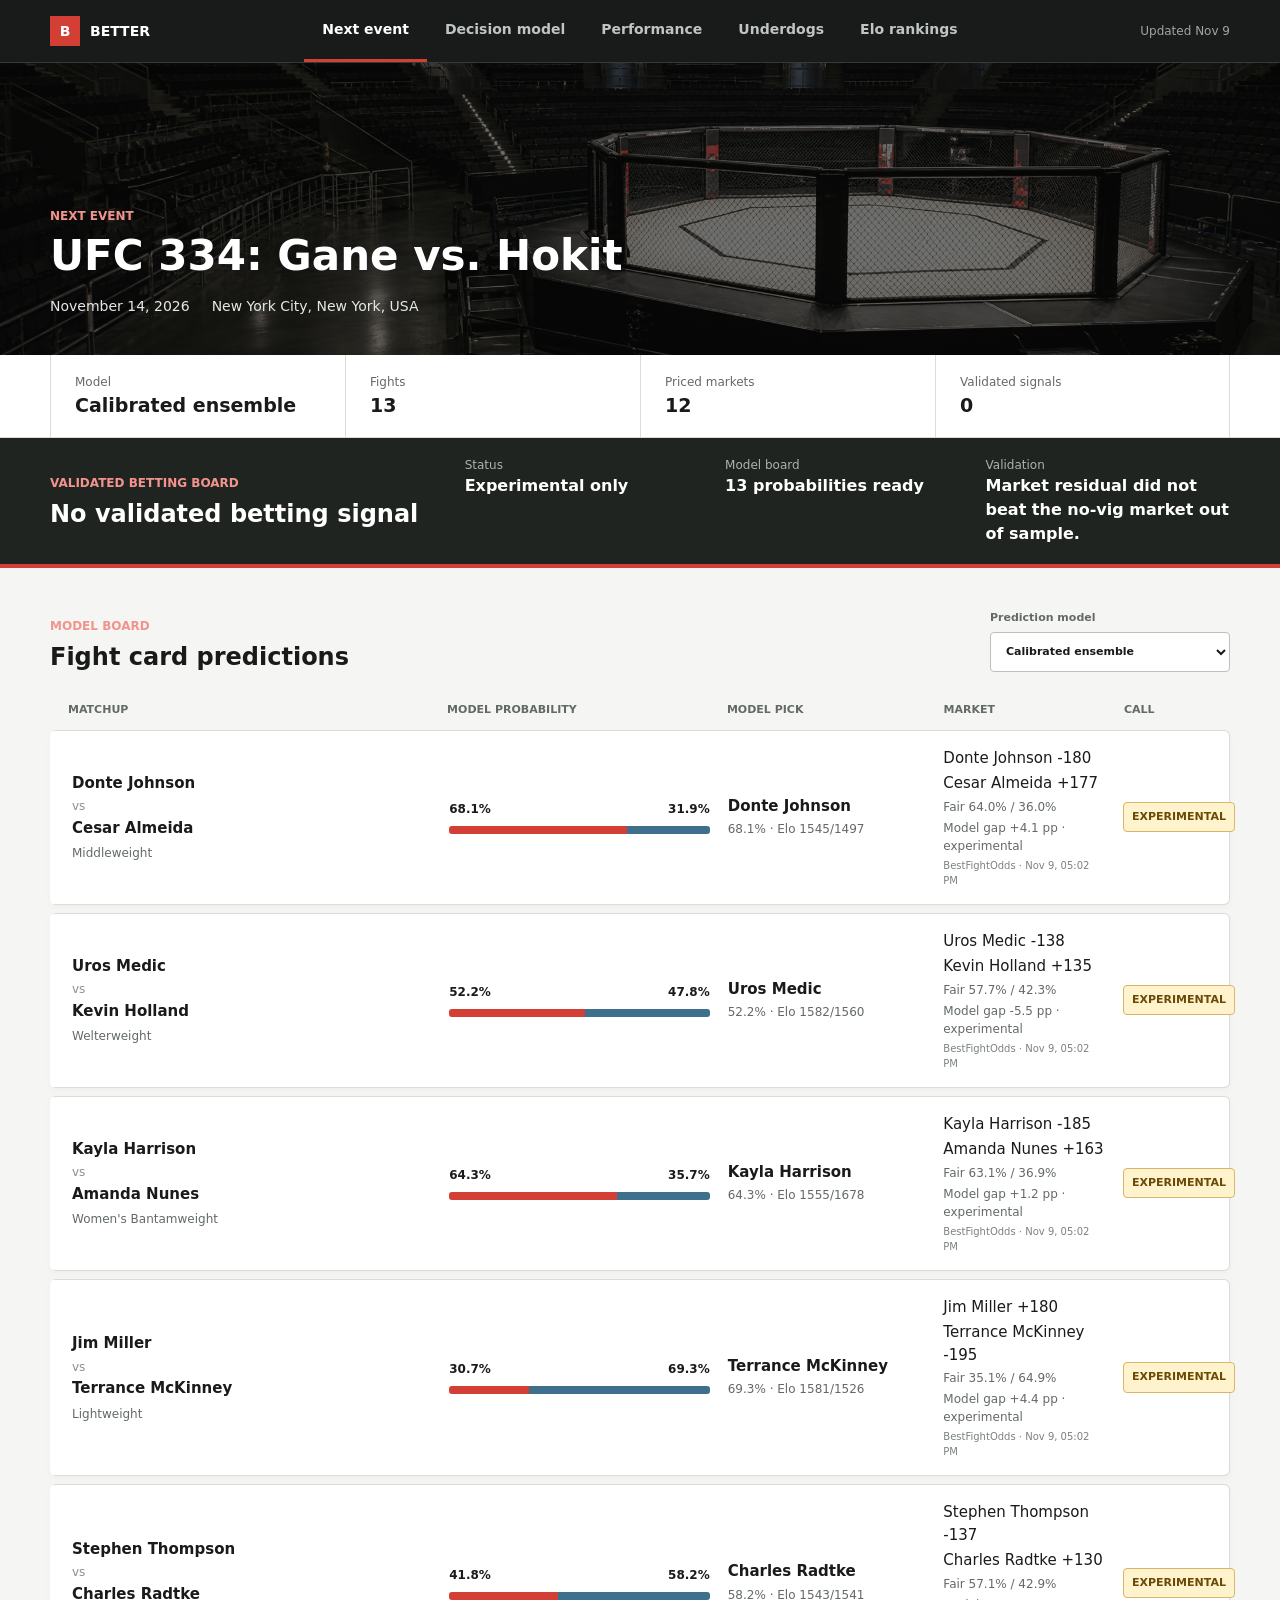
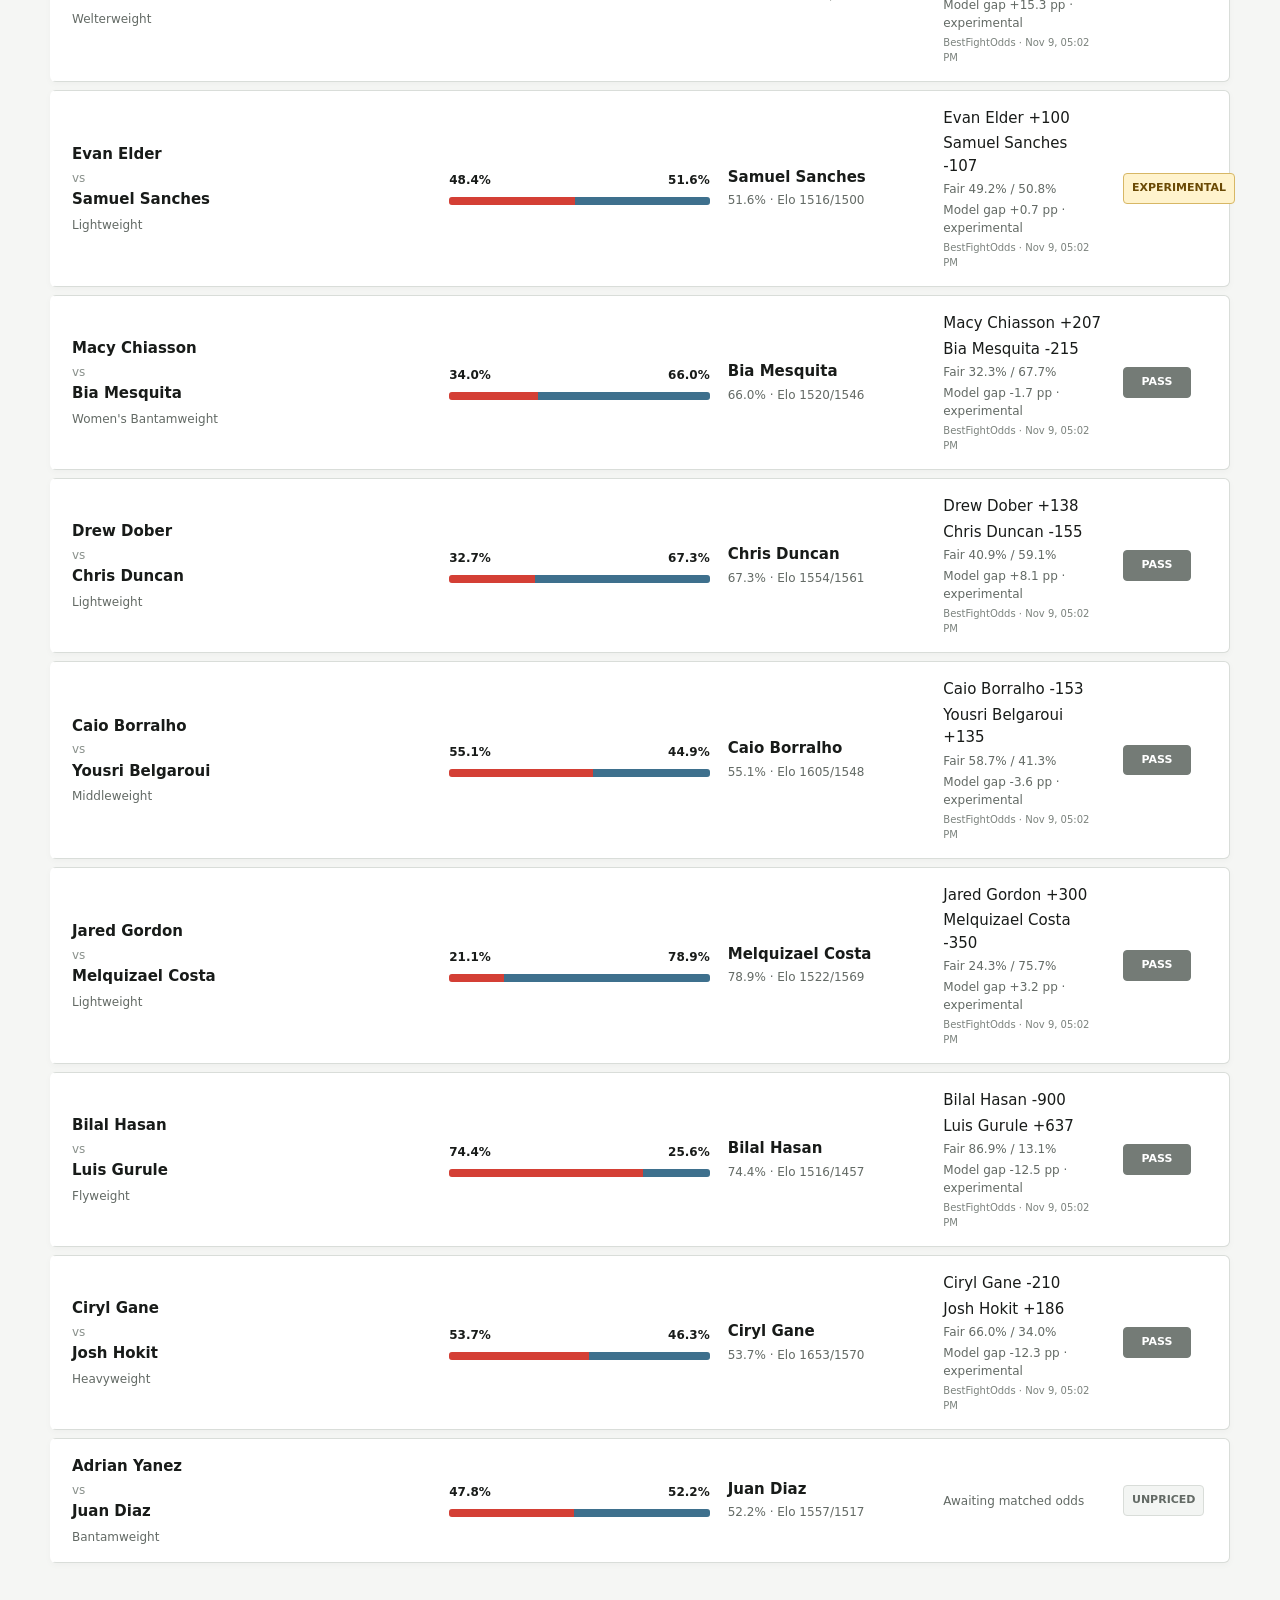
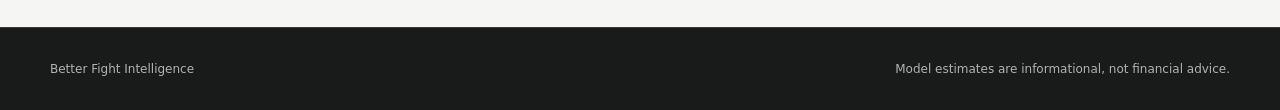
<file: site/index.html>
<!doctype html>
<html lang="en">
<head>
  <meta charset="utf-8">
  <meta name="viewport" content="width=device-width, initial-scale=1">
  <meta name="description" content="Next-event MMA predictions, market edge, and fighter Elo ratings.">
  <title>Better | Next Event Predictions</title>
  <link rel="stylesheet" href="assets/styles.css?v=6">
  <script defer src="assets/app.js?v=6"></script>
</head>
<body data-page="predictions">
  <a class="skip-link" href="#main-content">Skip to content</a>
  <header class="site-header">
    <div class="shell nav-shell">
      <a class="brand" href="index.html" aria-label="Better predictions home">
        <span class="brand-mark">B</span>
        <span>BETTER</span>
      </a>
      <nav class="primary-nav" aria-label="Primary navigation">
        <a class="active" href="index.html">Next event</a>
        <a href="method.html">Decision model</a>
        <a href="performance.html">Performance</a>
        <a href="underdogs.html">Underdogs</a>
        <a href="rankings.html">Elo rankings</a>
      </nav>
      <span class="data-status" id="generated-status">Loading data</span>
    </div>
  </header>

  <main id="main-content">
    <section class="event-banner" aria-labelledby="event-name">
      <div class="event-shade"></div>
      <div class="shell event-content">
        <p class="eyebrow">Next event</p>
        <h1 id="event-name">Loading fight card</h1>
        <div class="event-meta">
          <span id="event-date">--</span>
          <span id="event-location">--</span>
        </div>
      </div>
    </section>

    <section class="metric-band" aria-label="Event model summary">
      <div class="shell metric-grid">
        <div class="metric"><span class="metric-label">Model</span><strong id="model-name">--</strong></div>
        <div class="metric"><span class="metric-label">Fights</span><strong id="fight-count">--</strong></div>
        <div class="metric"><span class="metric-label">Priced markets</span><strong id="priced-count">--</strong></div>
        <div class="metric"><span class="metric-label">Validated signals</span><strong id="value-count">--</strong></div>
      </div>
    </section>

    <section class="best-bet-band" aria-labelledby="best-bet-title">
      <div class="shell best-bet-layout">
        <div>
          <p class="section-kicker">Validated betting board</p>
          <h2 id="best-bet-title">Evaluating markets</h2>
        </div>
        <div class="best-bet-detail" id="best-bet-detail">--</div>
      </div>
    </section>

    <section class="shell content-section" aria-labelledby="fight-card-heading">
      <div class="section-heading">
        <div>
          <p class="section-kicker">Model board</p>
          <h2 id="fight-card-heading">Fight card predictions</h2>
        </div>
        <label class="select-field model-selector">
          <span>Prediction model</span>
          <select id="prediction-model"></select>
        </label>
      </div>

      <div class="fight-table-head" aria-hidden="true">
        <span>Matchup</span><span>Model probability</span><span>Model pick</span><span>Market</span><span>Call</span>
      </div>
      <div class="fight-list" id="fight-list" aria-live="polite"></div>
    </section>
  </main>

  <footer class="site-footer">
    <div class="shell footer-layout">
      <span>Better Fight Intelligence</span>
      <span>Model estimates are informational, not financial advice.</span>
    </div>
  </footer>
</body>
</html>
</file>
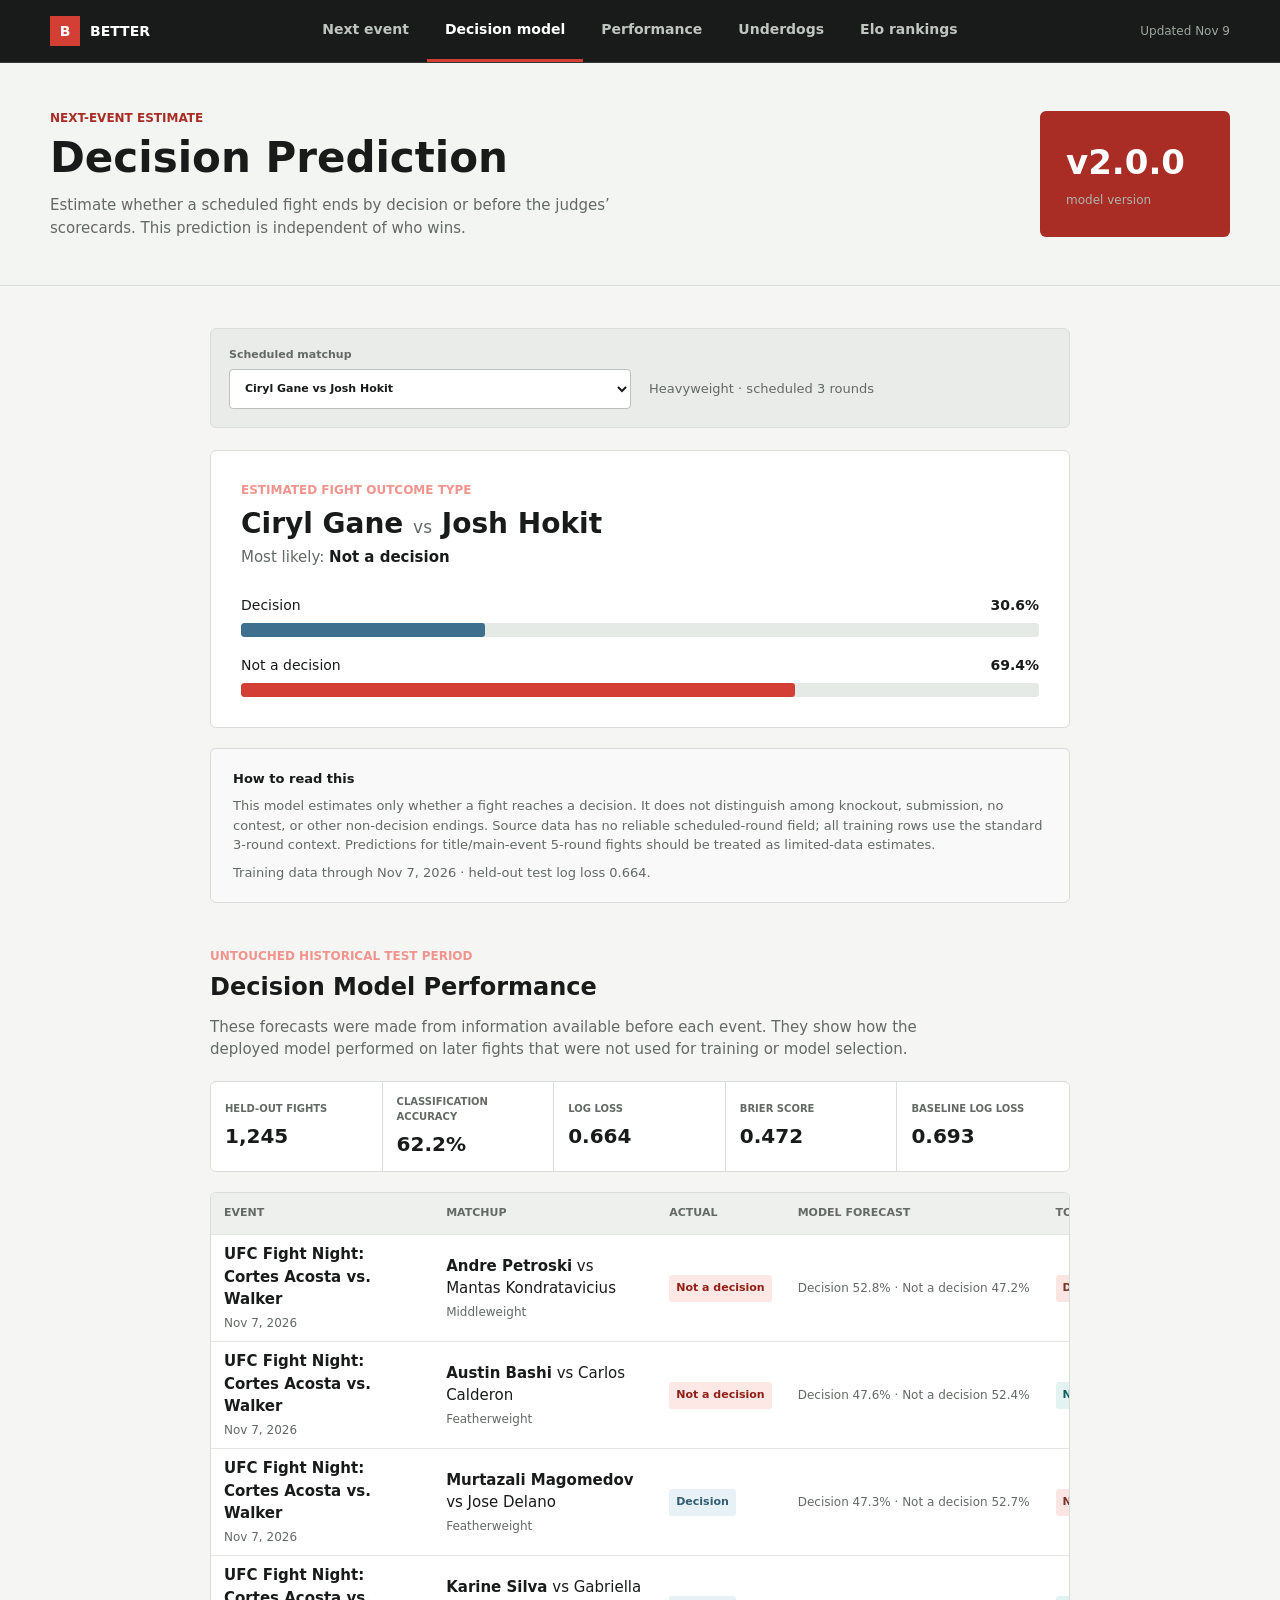
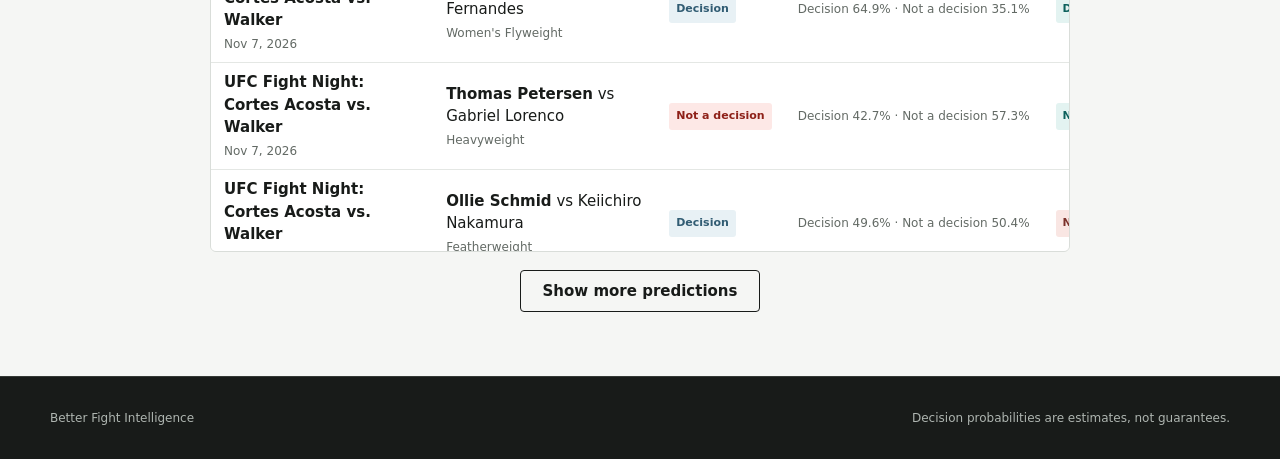
<file: site/method.html>
<!doctype html>
<html lang="en">
<head>
  <meta charset="utf-8">
  <meta name="viewport" content="width=device-width, initial-scale=1">
  <meta name="description" content="Estimated UFC decision-versus-not-decision probabilities for the next event.">
  <title>Better | Decision Prediction</title>
  <link rel="stylesheet" href="assets/styles.css?v=6">
  <script defer src="assets/app.js?v=6"></script>
</head>
<body data-page="method">
  <a class="skip-link" href="#main-content">Skip to content</a>
  <header class="site-header">
    <div class="shell nav-shell">
      <a class="brand" href="index.html" aria-label="Better predictions home"><span class="brand-mark">B</span><span>BETTER</span></a>
      <nav class="primary-nav" aria-label="Primary navigation">
        <a href="index.html">Next event</a><a class="active" href="method.html">Decision model</a><a href="performance.html">Performance</a><a href="underdogs.html">Underdogs</a><a href="rankings.html">Elo rankings</a>
      </nav>
      <span class="data-status" id="generated-status">Loading data</span>
    </div>
  </header>

  <main id="main-content">
    <section class="ranking-intro method-intro">
      <div class="shell intro-layout">
        <div>
          <p class="eyebrow dark">Next-event estimate</p>
          <h1>Decision Prediction</h1>
          <p class="intro-copy">Estimate whether a scheduled fight ends by decision or before the judges’ scorecards. This prediction is independent of who wins.</p>
        </div>
        <div class="ranking-stat method-stat"><strong id="method-version">--</strong><span>model version</span></div>
      </div>
    </section>

    <section class="shell content-section method-section" aria-labelledby="method-heading">
      <div class="method-controls">
        <label class="select-field"><span>Scheduled matchup</span><select id="method-matchup" aria-describedby="method-context"></select></label>
        <div class="method-context" id="method-context">Loading scheduled fight context…</div>
      </div>
      <div id="method-content" aria-live="polite"></div>
      <aside class="method-limitations" aria-label="Method model limitations">
        <strong>How to read this</strong>
        <p id="method-limitations-copy">Loading model notes…</p>
        <p id="method-cutoff">--</p>
      </aside>

      <section class="method-performance" aria-labelledby="method-performance-title">
        <div class="section-heading">
          <div>
            <p class="section-kicker">Untouched historical test period</p>
            <h2 id="method-performance-title">Decision Model Performance</h2>
          </div>
        </div>
        <p class="method-performance-copy">These forecasts were made from information available before each event. They show how the deployed model performed on later fights that were not used for training or model selection.</p>
        <div class="method-metric-grid" id="method-performance-metrics"></div>
        <div class="ranking-table-wrap method-history-wrap">
          <table class="ranking-table method-history-table">
            <thead><tr><th>Event</th><th>Matchup</th><th>Actual</th><th>Model forecast</th><th>Top estimate</th></tr></thead>
            <tbody id="method-history-body"></tbody>
          </table>
        </div>
        <button class="show-more" id="method-history-more" type="button" hidden>Show more predictions</button>
      </section>
    </section>
  </main>

  <footer class="site-footer"><div class="shell footer-layout"><span>Better Fight Intelligence</span><span>Decision probabilities are estimates, not guarantees.</span></div></footer>
</body>
</html>
</file>
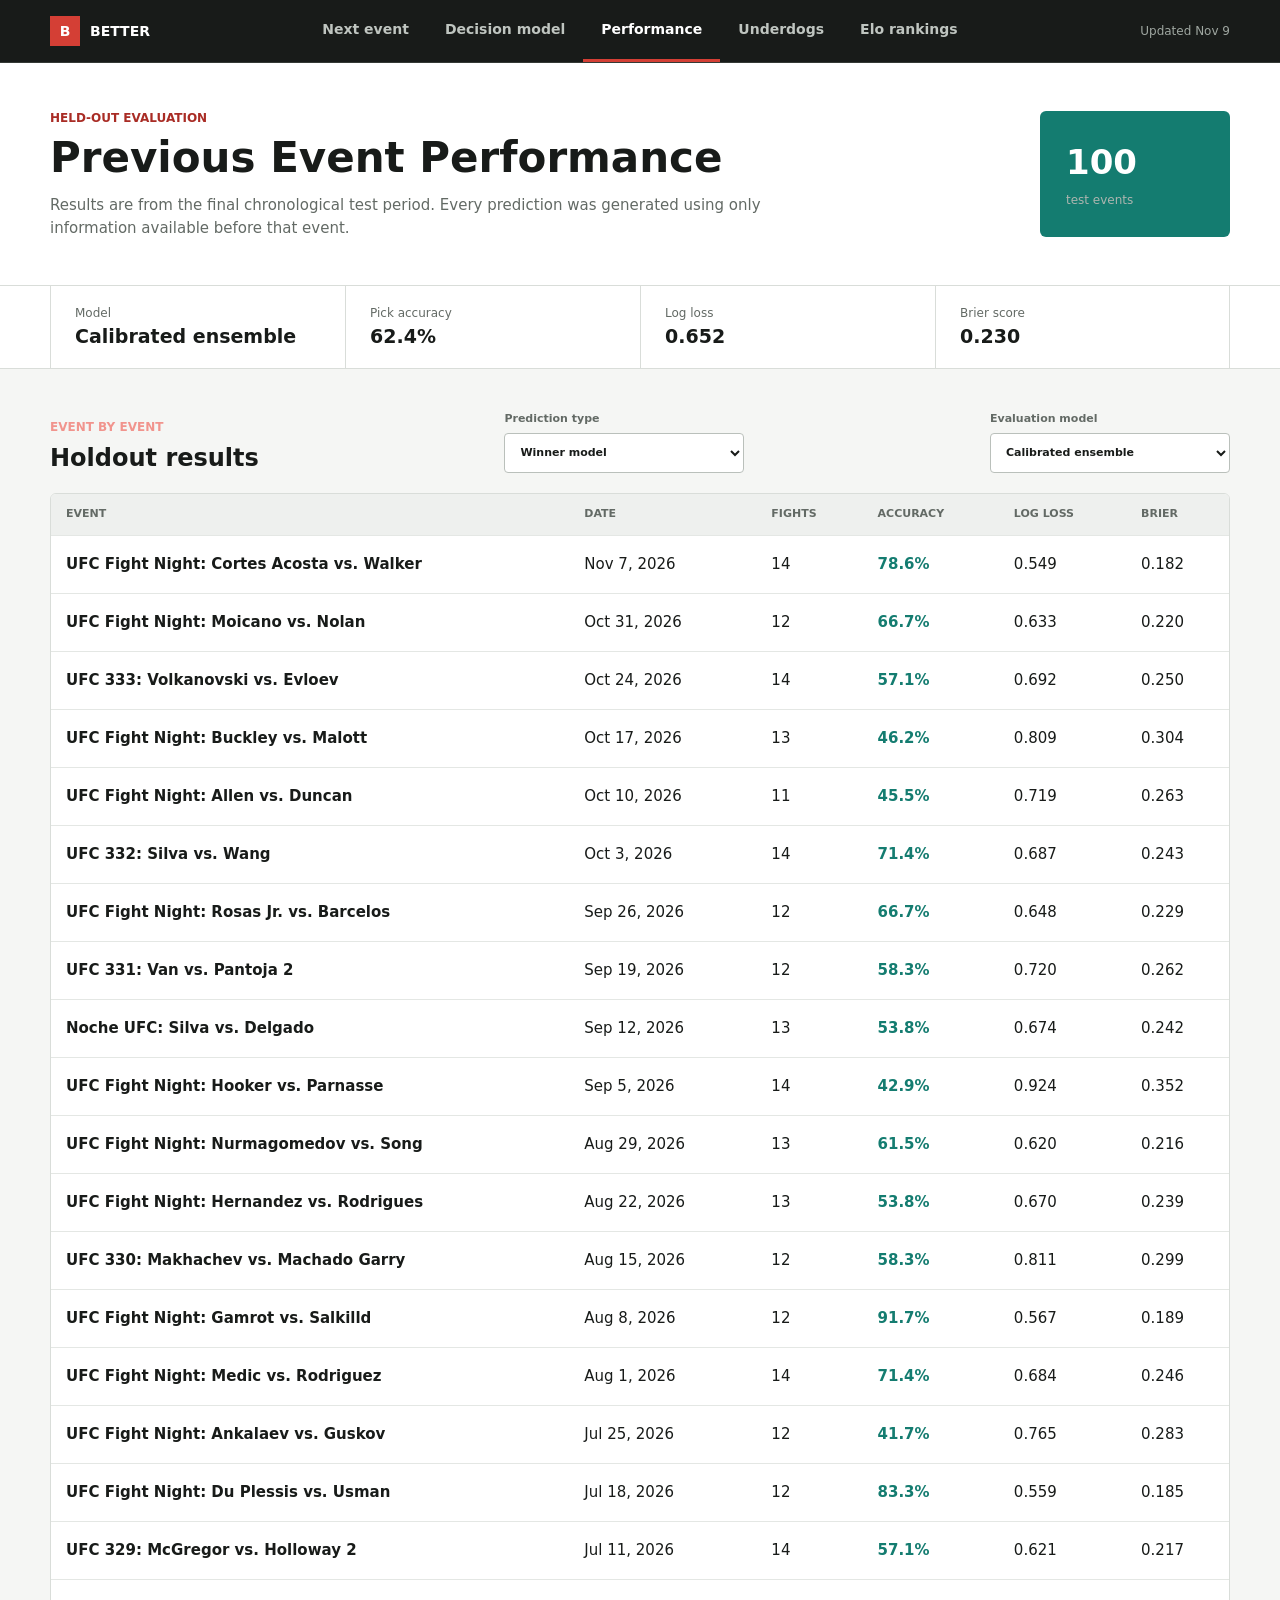
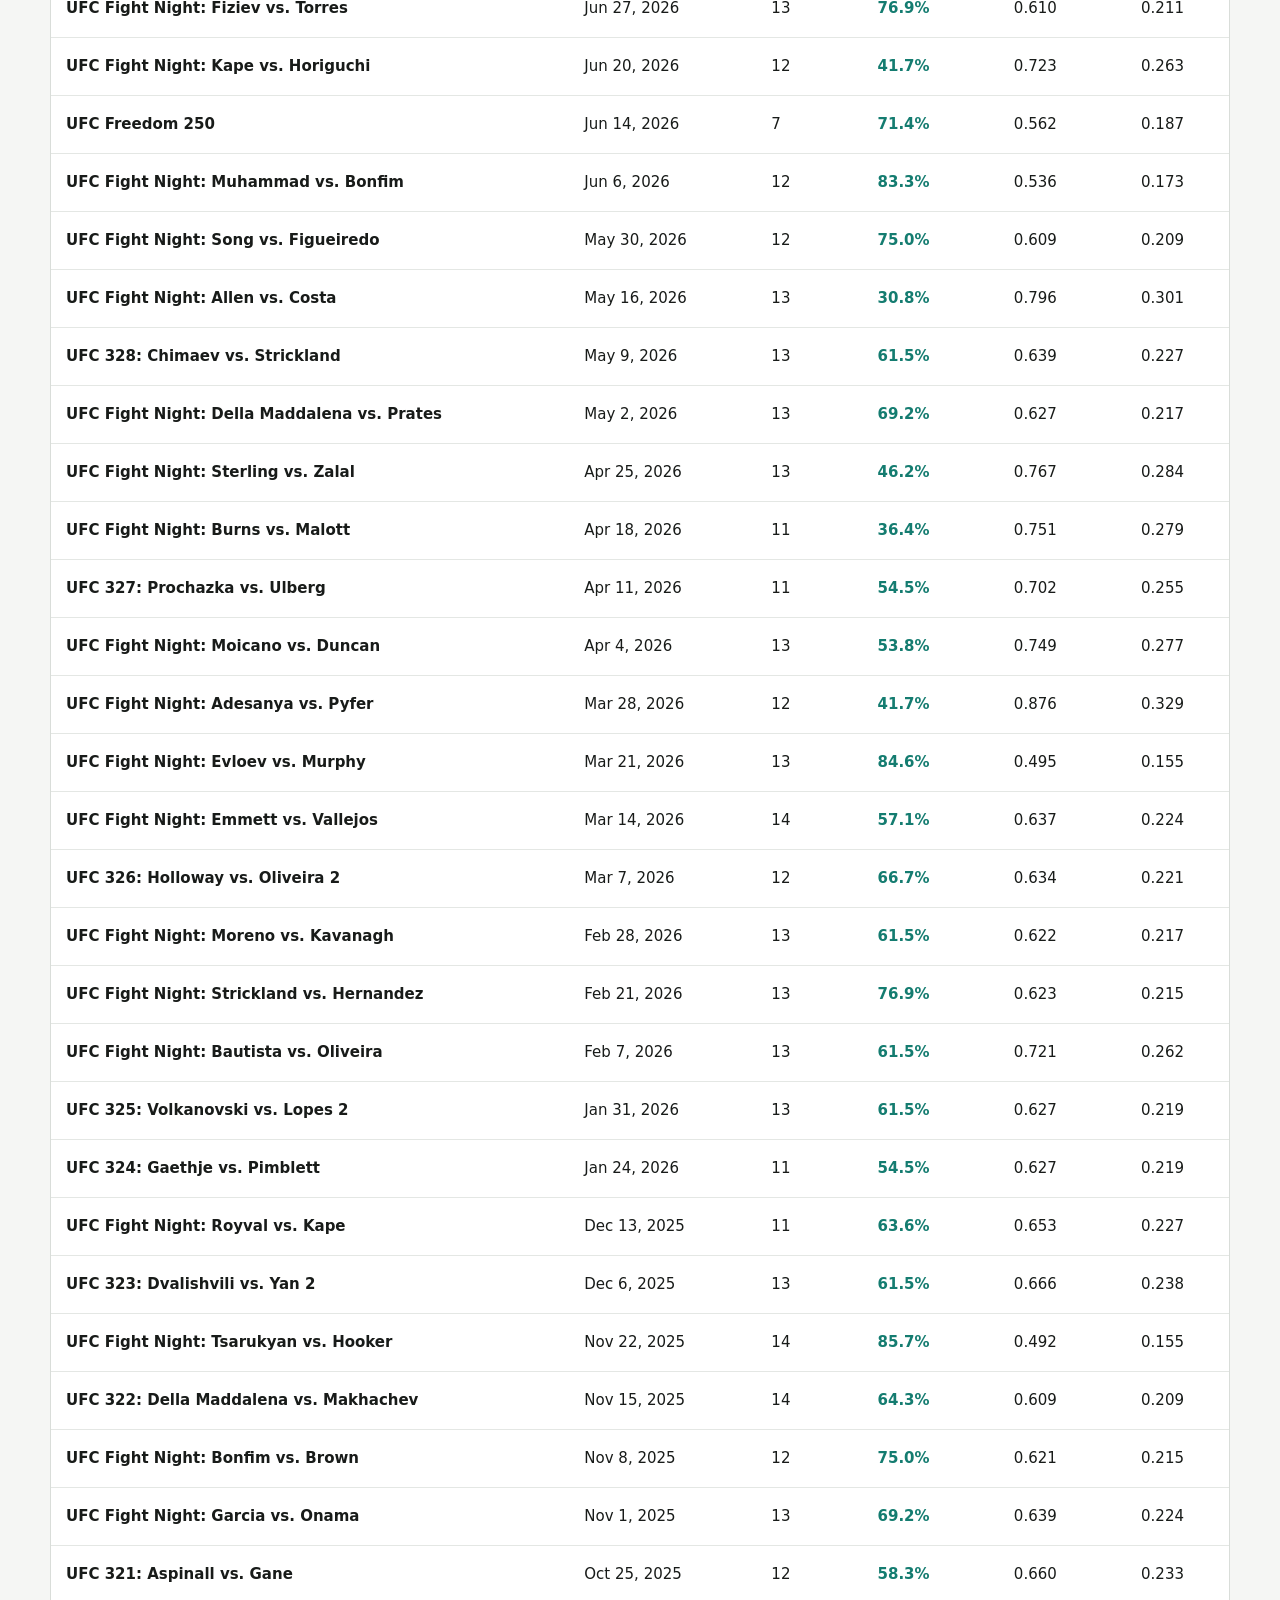
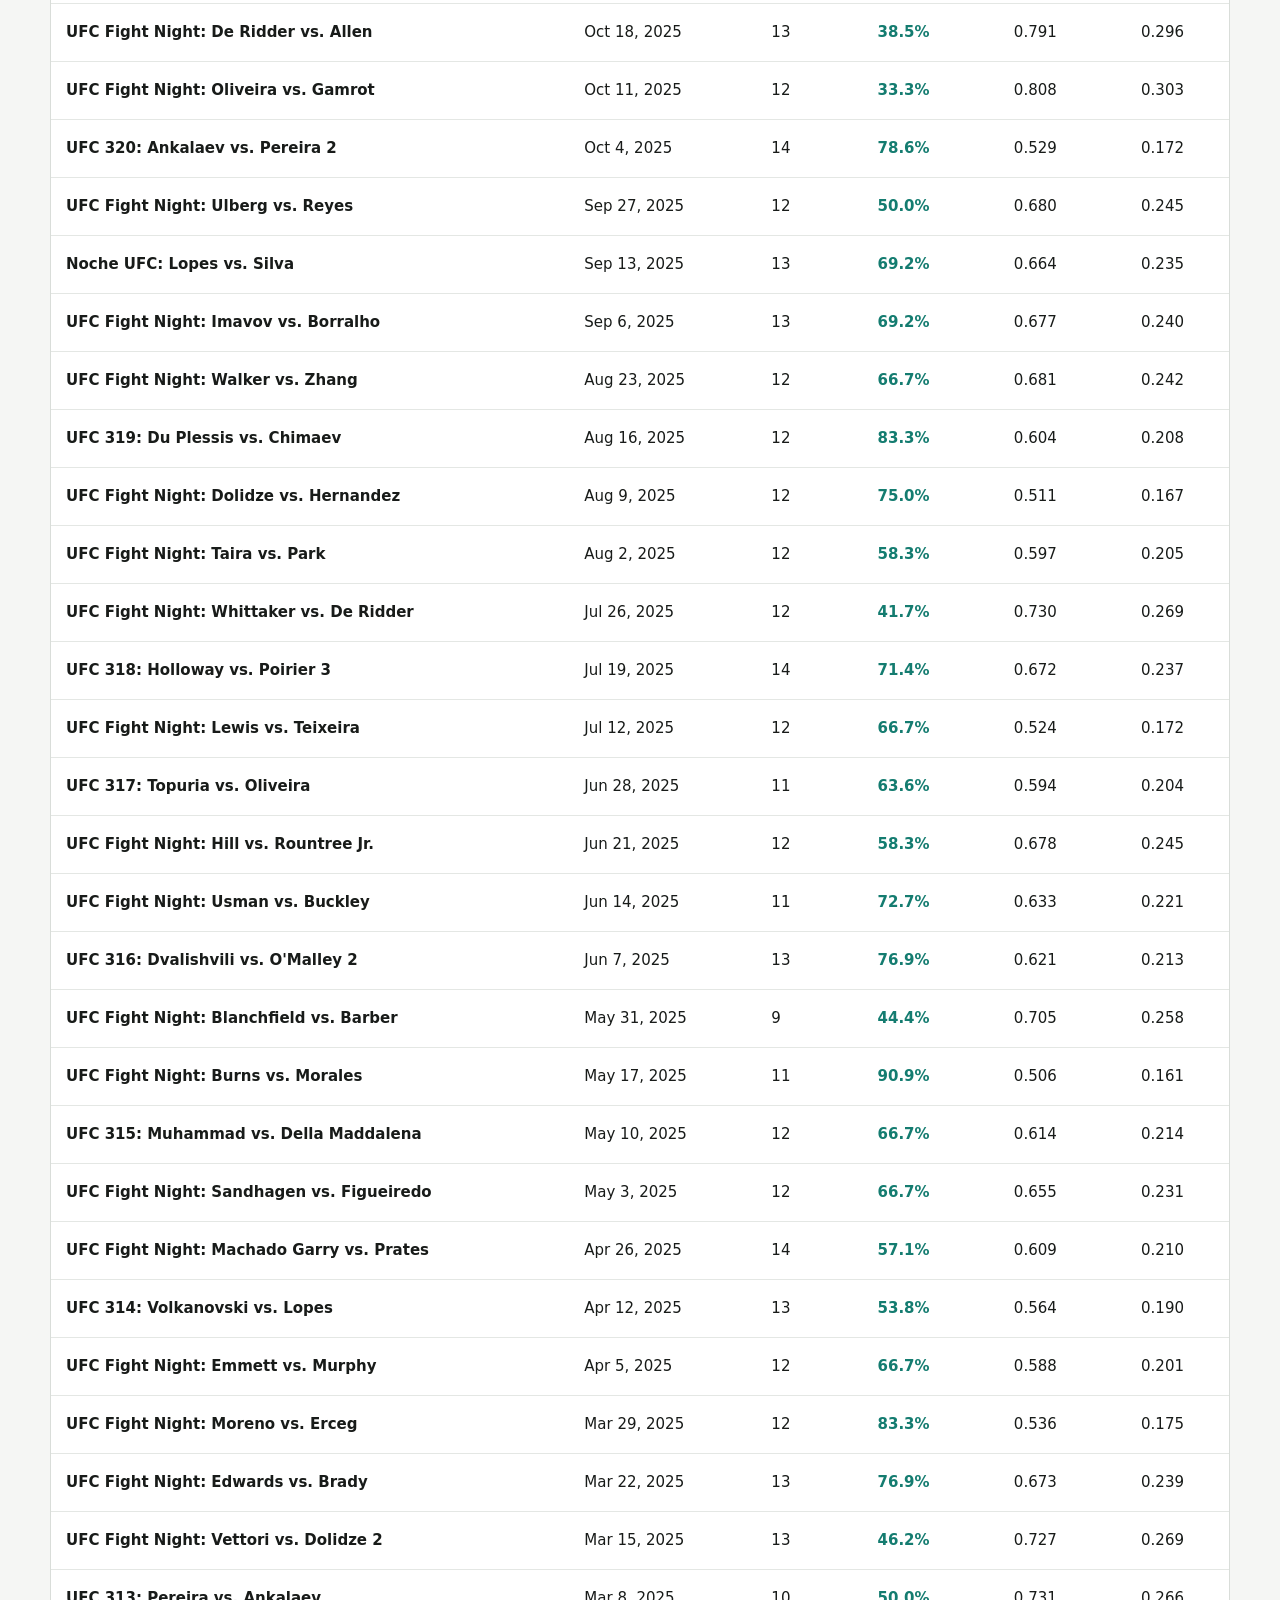
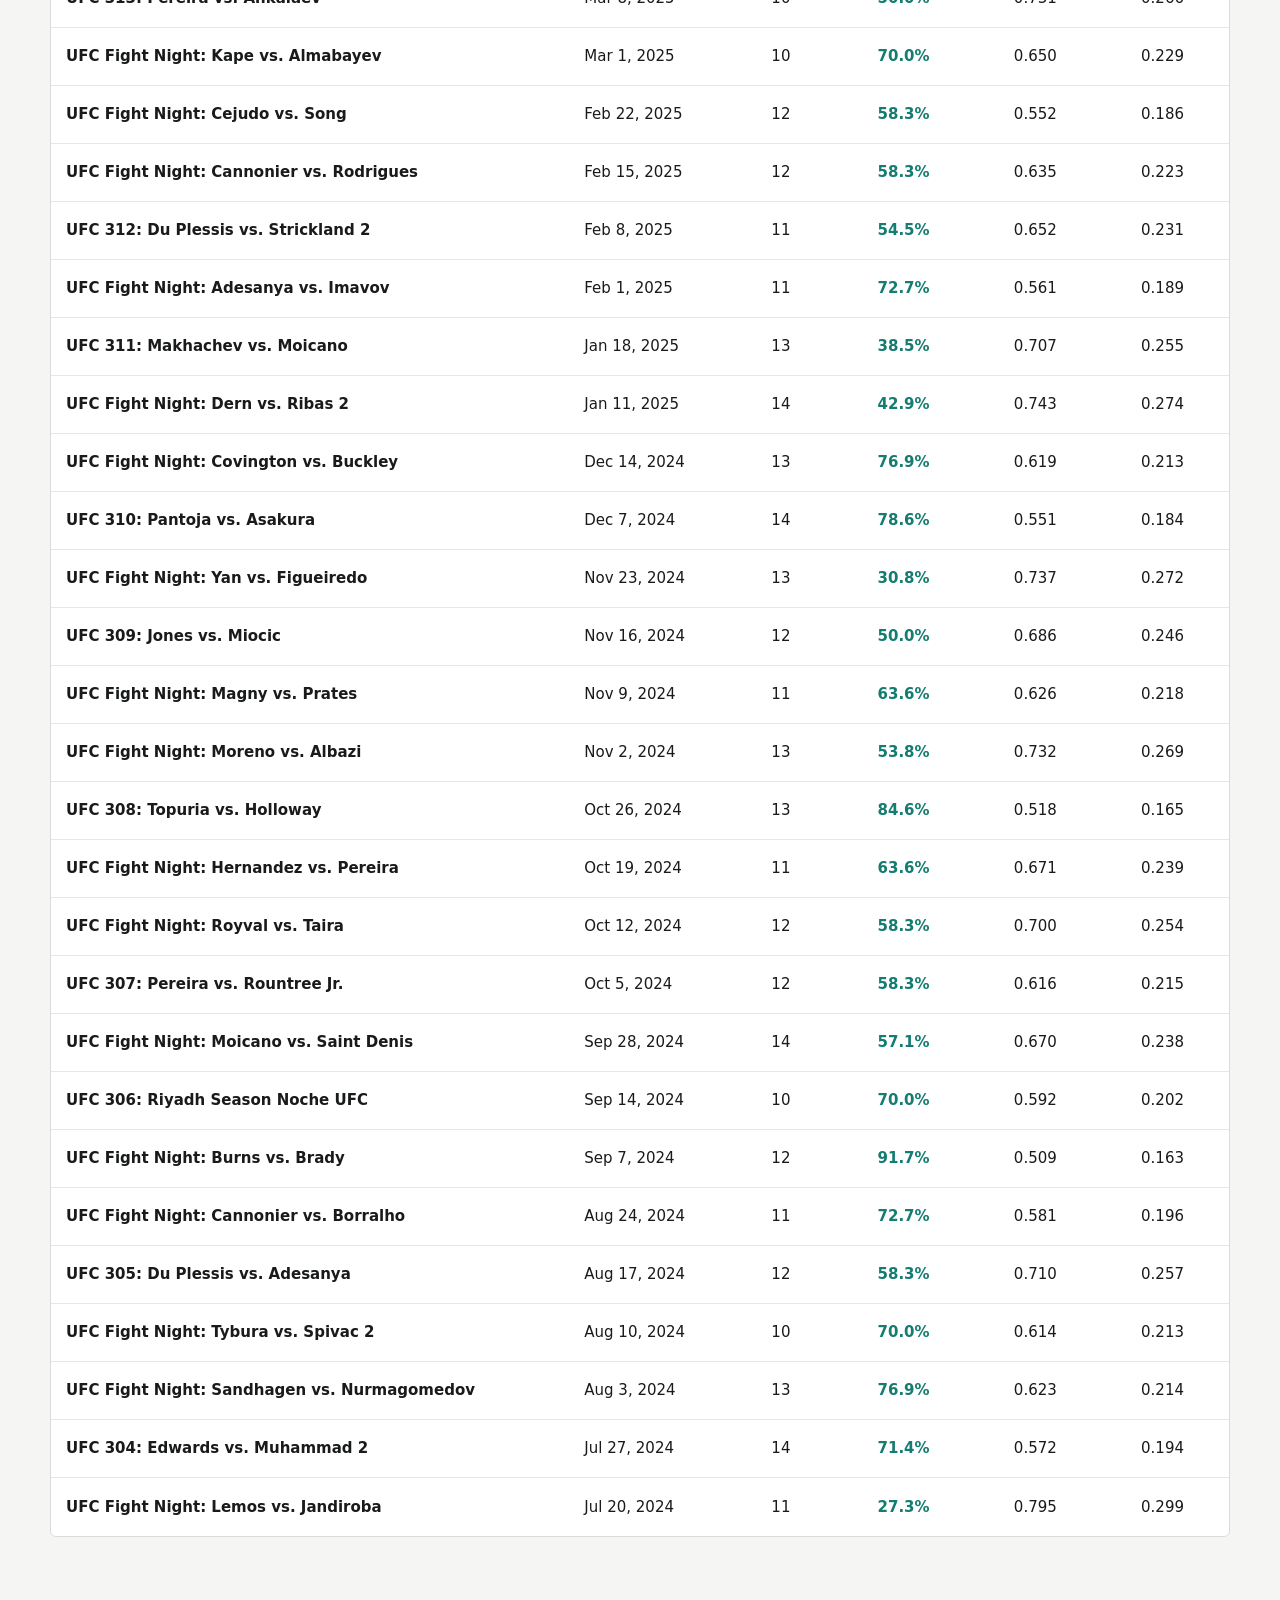
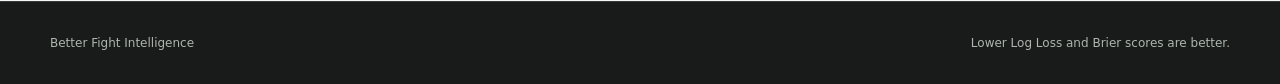
<file: site/performance.html>
<!doctype html>
<html lang="en">
<head>
  <meta charset="utf-8">
  <meta name="viewport" content="width=device-width, initial-scale=1">
  <meta name="description" content="Out-of-sample model performance across previous UFC events.">
  <title>Better | Model Performance</title>
  <link rel="stylesheet" href="assets/styles.css?v=7">
  <script defer src="assets/app.js?v=7"></script>
</head>
<body data-page="performance">
  <a class="skip-link" href="#main-content">Skip to content</a>
  <header class="site-header">
    <div class="shell nav-shell">
      <a class="brand" href="index.html" aria-label="Better predictions home">
        <span class="brand-mark">B</span>
        <span>BETTER</span>
      </a>
      <nav class="primary-nav" aria-label="Primary navigation">
        <a href="index.html">Next event</a>
        <a href="method.html">Decision model</a>
        <a class="active" href="performance.html">Performance</a>
        <a href="underdogs.html">Underdogs</a>
        <a href="rankings.html">Elo rankings</a>
      </nav>
      <span class="data-status" id="generated-status">Loading data</span>
    </div>
  </header>

  <main id="main-content">
    <section class="ranking-intro performance-intro">
      <div class="shell intro-layout">
        <div>
          <p class="eyebrow dark">Held-out evaluation</p>
          <h1>Previous Event Performance</h1>
          <p class="intro-copy">Results are from the final chronological test period. Every prediction was generated using only information available before that event.</p>
        </div>
        <div class="ranking-stat performance-period">
          <strong id="performance-events">--</strong>
          <span>test events</span>
        </div>
      </div>
    </section>

    <section class="metric-band" aria-label="Selected model performance">
      <div class="shell metric-grid performance-metrics">
        <div class="metric"><span class="metric-label">Model</span><strong id="performance-model-name">--</strong></div>
        <div class="metric"><span class="metric-label">Pick accuracy</span><strong id="performance-accuracy">--</strong></div>
        <div class="metric"><span class="metric-label">Log loss</span><strong id="performance-log-loss">--</strong></div>
        <div class="metric"><span class="metric-label">Brier score</span><strong id="performance-brier">--</strong></div>
      </div>
    </section>

    <section class="shell content-section" aria-labelledby="performance-heading">
      <div class="section-heading">
        <div>
          <p class="section-kicker">Event by event</p>
          <h2 id="performance-heading">Holdout results</h2>
        </div>
        <label class="select-field model-selector">
          <span>Prediction type</span>
          <select id="performance-target">
            <option value="winner">Winner model</option>
            <option value="decision">Decision model</option>
          </select>
        </label>
        <label class="select-field model-selector" id="winner-model-selector">
          <span>Evaluation model</span>
          <select id="performance-model"></select>
        </label>
      </div>

      <div class="performance-table-wrap">
        <table class="performance-table">
          <thead>
            <tr>
              <th scope="col">Event</th>
              <th scope="col">Date</th>
              <th scope="col">Fights</th>
              <th scope="col">Accuracy</th>
              <th scope="col">Log loss</th>
              <th scope="col">Brier</th>
            </tr>
          </thead>
          <tbody id="performance-body"></tbody>
        </table>
      </div>
    </section>
  </main>

  <dialog class="event-detail-dialog" id="event-detail-dialog" aria-labelledby="event-detail-title">
    <div class="event-detail-header">
      <div>
        <p class="section-kicker">Incorrect picks</p>
        <h2 id="event-detail-title">Event detail</h2>
      </div>
      <button class="dialog-close" id="event-detail-close" type="button" aria-label="Close incorrect picks" title="Close">&times;</button>
    </div>
    <p class="event-detail-summary" id="event-detail-summary"></p>
    <div class="incorrect-fight-list" id="incorrect-fight-list"></div>
  </dialog>

  <footer class="site-footer">
    <div class="shell footer-layout">
      <span>Better Fight Intelligence</span>
      <span>Lower Log Loss and Brier scores are better.</span>
    </div>
  </footer>
</body>
</html>
</file>
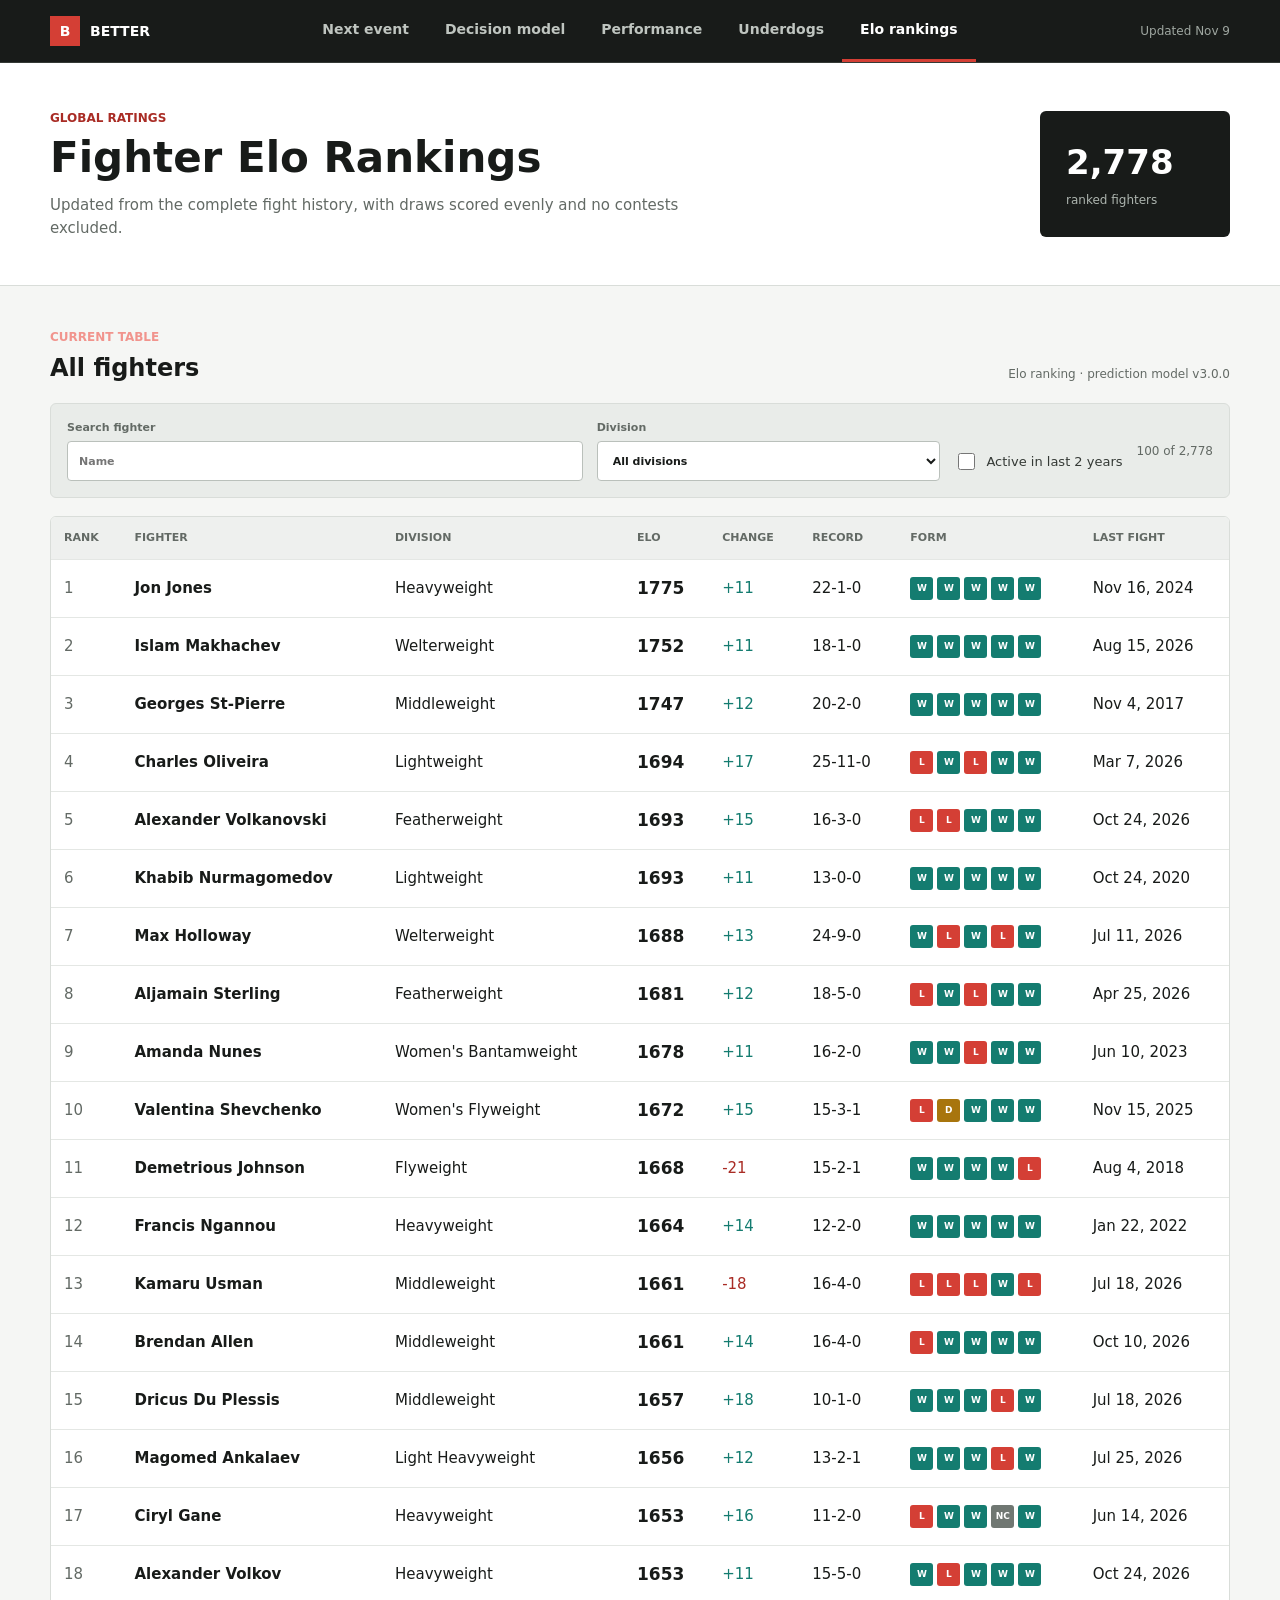
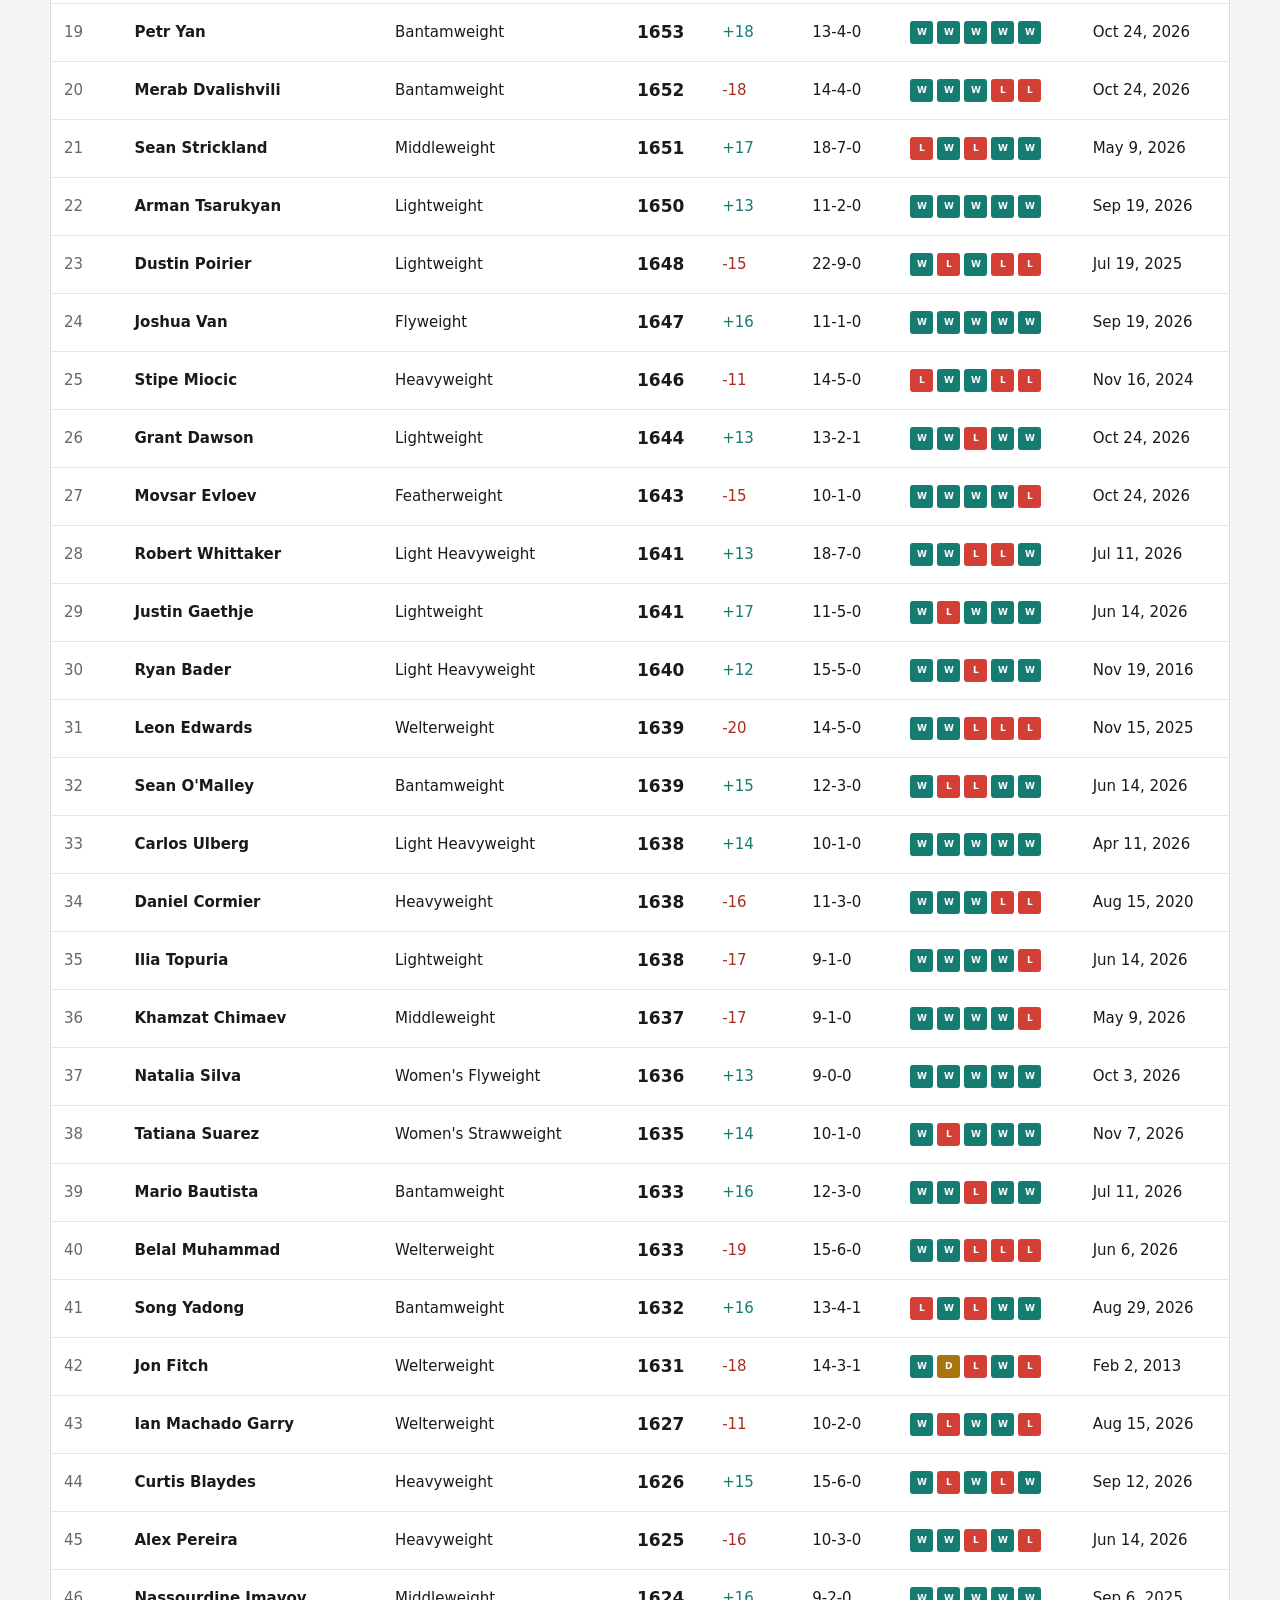
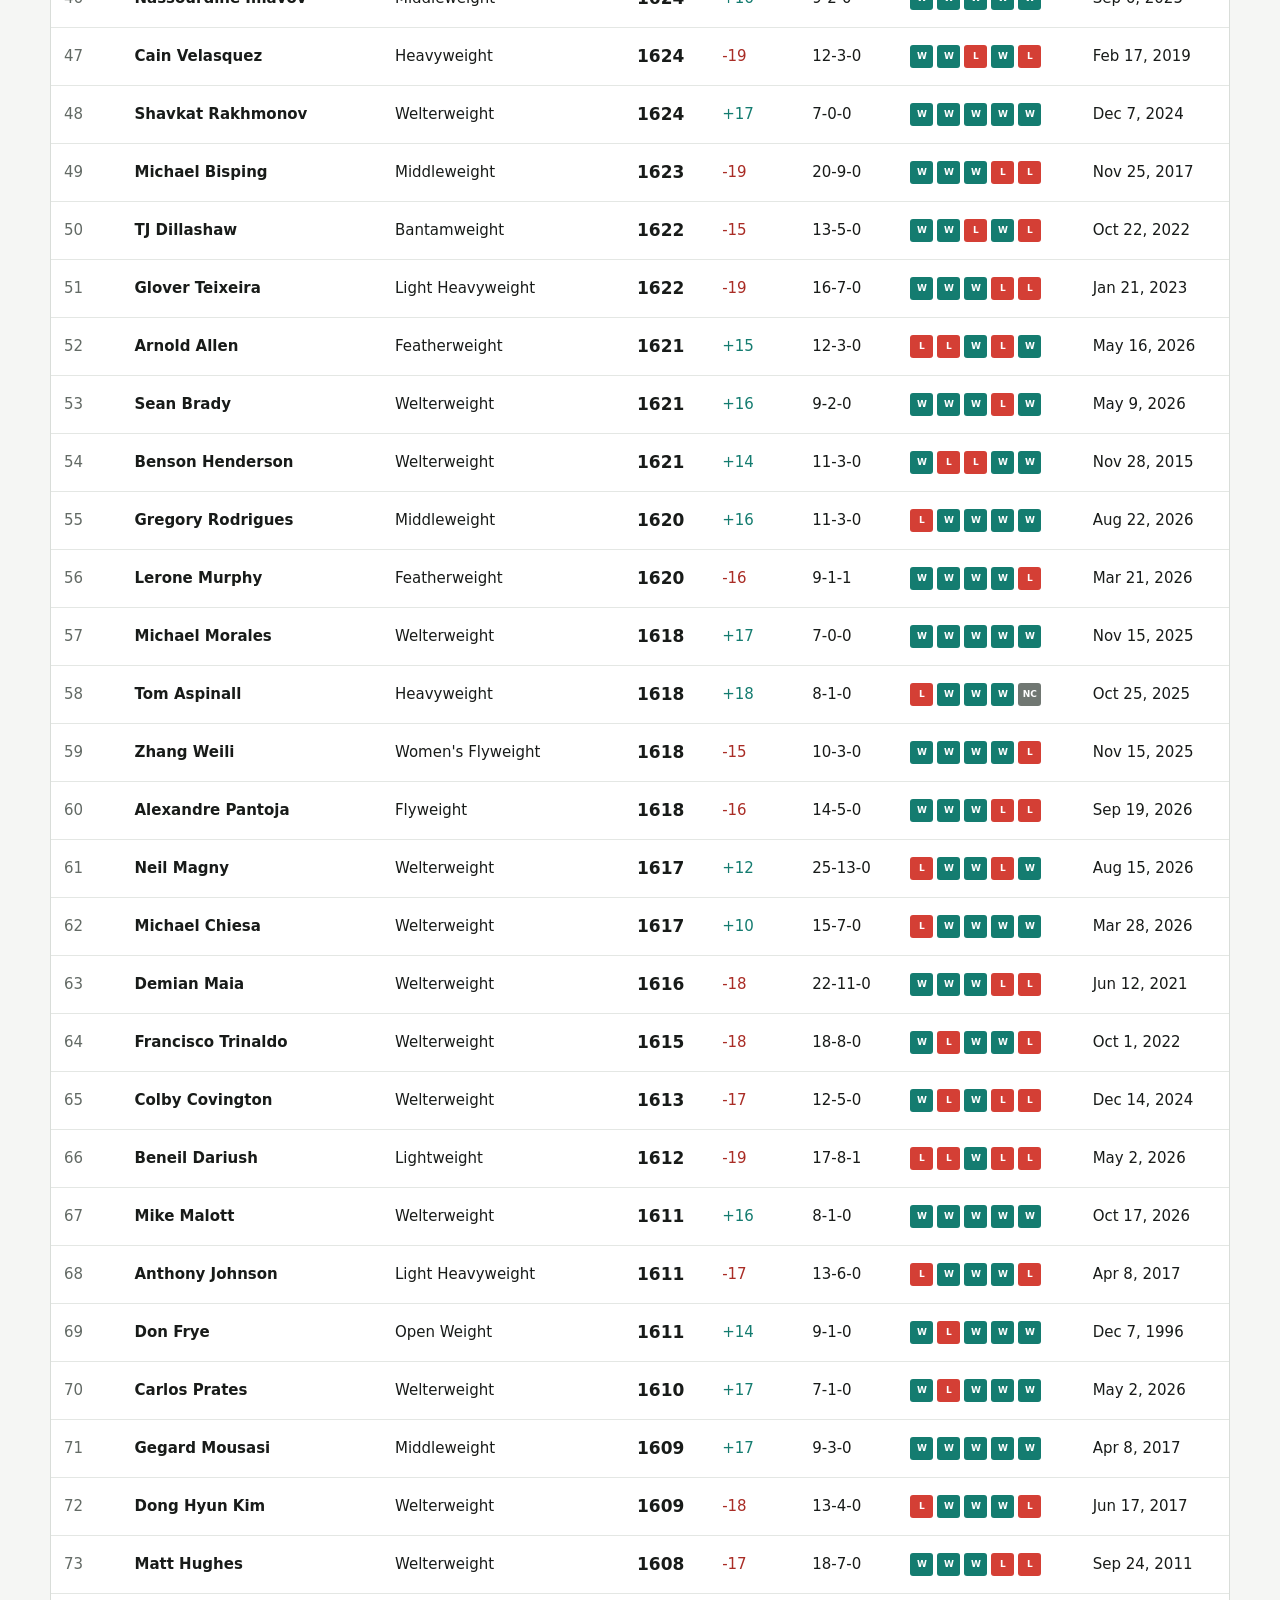
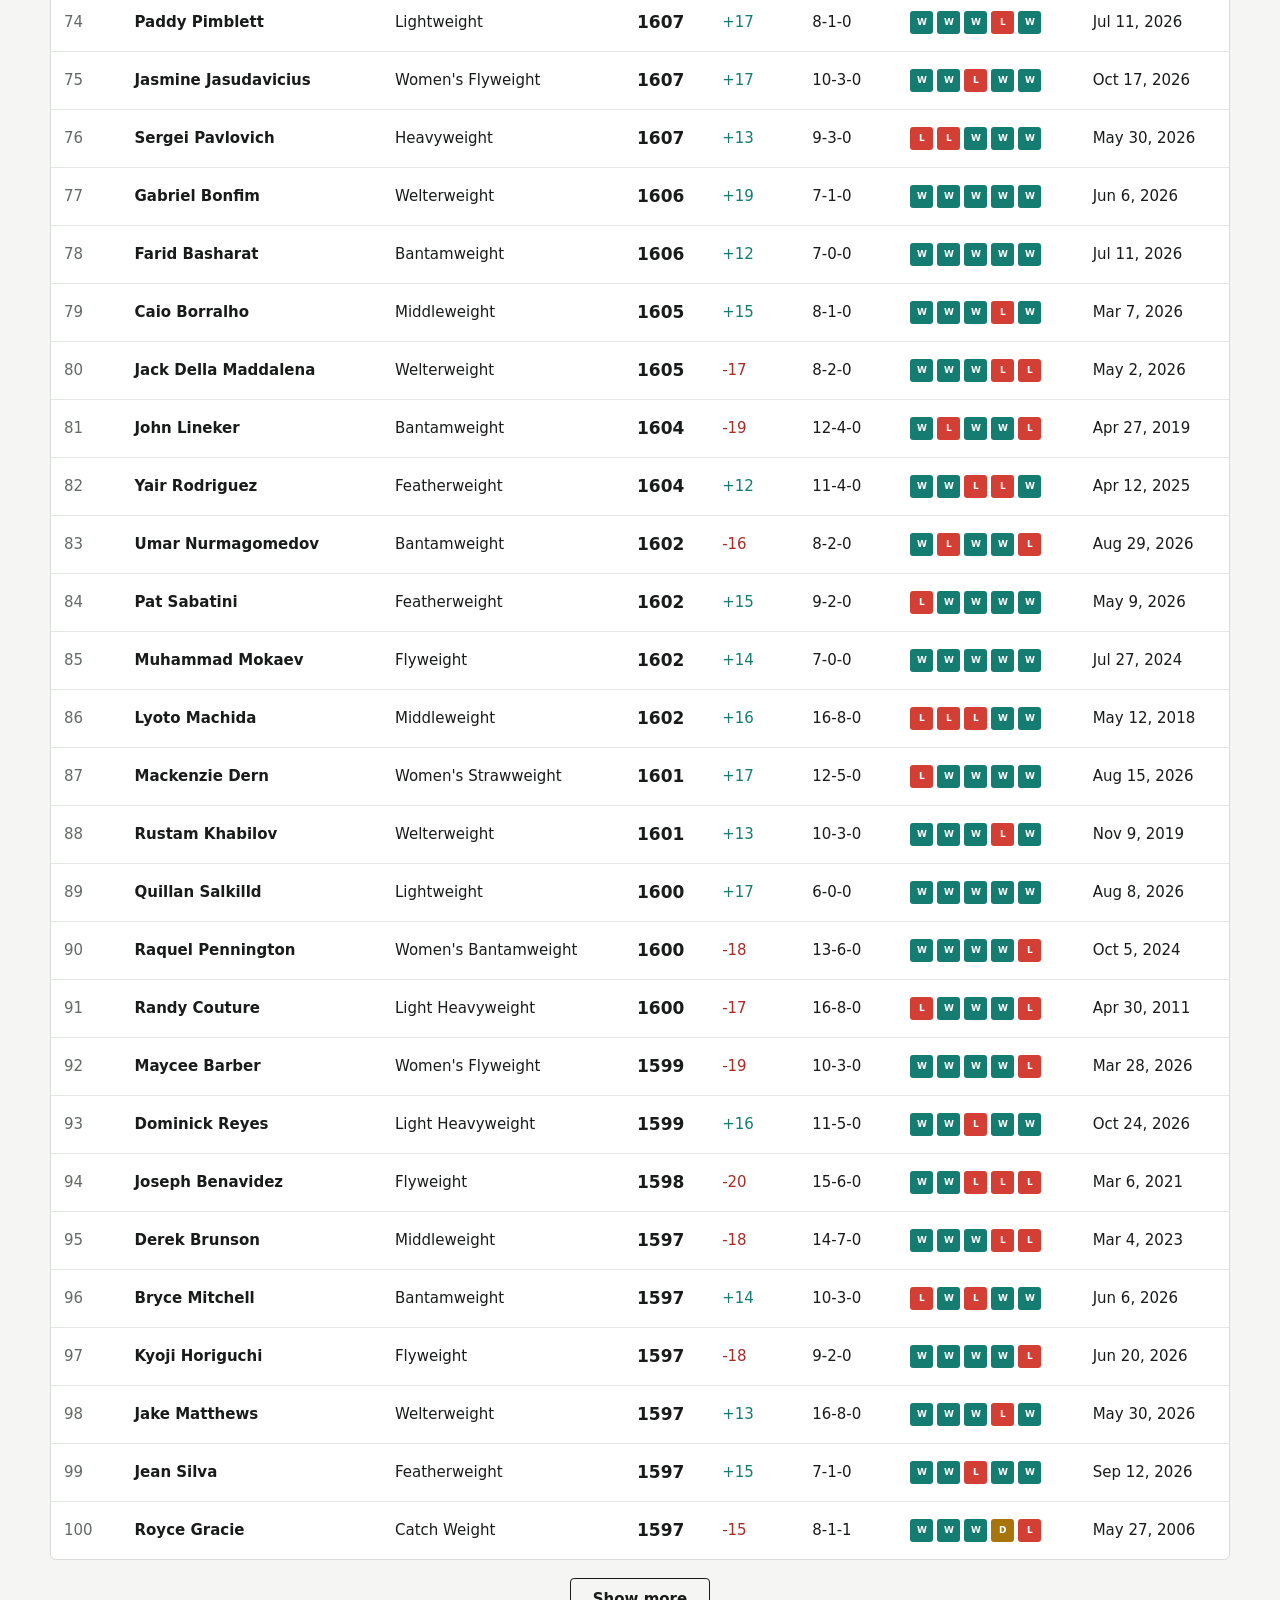
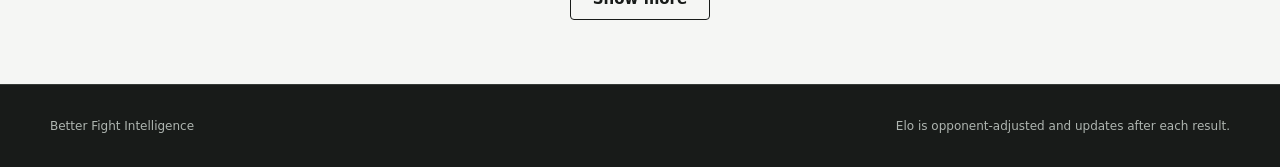
<file: site/rankings.html>
<!doctype html>
<html lang="en">
<head>
  <meta charset="utf-8">
  <meta name="viewport" content="width=device-width, initial-scale=1">
  <meta name="description" content="Current MMA fighter Elo rankings calculated from UFCStats fight history.">
  <title>Better | Fighter Elo Rankings</title>
  <link rel="stylesheet" href="assets/styles.css?v=6">
  <script defer src="assets/app.js?v=6"></script>
</head>
<body data-page="rankings">
  <a class="skip-link" href="#main-content">Skip to content</a>
  <header class="site-header">
    <div class="shell nav-shell">
      <a class="brand" href="index.html" aria-label="Better predictions home">
        <span class="brand-mark">B</span>
        <span>BETTER</span>
      </a>
      <nav class="primary-nav" aria-label="Primary navigation">
        <a href="index.html">Next event</a>
        <a href="method.html">Decision model</a>
        <a href="performance.html">Performance</a>
        <a href="underdogs.html">Underdogs</a>
        <a class="active" href="rankings.html">Elo rankings</a>
      </nav>
      <span class="data-status" id="generated-status">Loading data</span>
    </div>
  </header>

  <main id="main-content">
    <section class="ranking-intro">
      <div class="shell intro-layout">
        <div>
          <p class="eyebrow dark">Global ratings</p>
          <h1>Fighter Elo Rankings</h1>
          <p class="intro-copy">Updated from the complete fight history, with draws scored evenly and no contests excluded.</p>
        </div>
        <div class="ranking-stat">
          <strong id="ranking-total">--</strong>
          <span>ranked fighters</span>
        </div>
      </div>
    </section>

    <section class="shell content-section rankings-section" aria-labelledby="rankings-heading">
      <div class="section-heading rankings-heading">
        <div>
          <p class="section-kicker">Current table</p>
          <h2 id="rankings-heading">All fighters</h2>
        </div>
        <span class="model-note" id="ranking-model">--</span>
      </div>

      <div class="ranking-controls">
        <label class="search-field">
          <span>Search fighter</span>
          <input id="ranking-search" type="search" placeholder="Name" autocomplete="off">
        </label>
        <label class="select-field">
          <span>Division</span>
          <select id="division-filter"><option value="">All divisions</option></select>
        </label>
        <label class="active-toggle">
          <input id="active-filter" type="checkbox">
          <span>Active in last 2 years</span>
        </label>
        <div class="result-count" id="ranking-count">--</div>
      </div>

      <div class="ranking-table-wrap">
        <table class="ranking-table">
          <thead>
            <tr>
              <th scope="col">Rank</th>
              <th scope="col">Fighter</th>
              <th scope="col">Division</th>
              <th scope="col">Elo</th>
              <th scope="col">Change</th>
              <th scope="col">Record</th>
              <th scope="col">Form</th>
              <th scope="col">Last fight</th>
            </tr>
          </thead>
          <tbody id="ranking-body"></tbody>
        </table>
      </div>
      <button class="show-more" id="show-more" type="button">Show more</button>
    </section>
  </main>

  <footer class="site-footer">
    <div class="shell footer-layout">
      <span>Better Fight Intelligence</span>
      <span>Elo is opponent-adjusted and updates after each result.</span>
    </div>
  </footer>
</body>
</html>
</file>
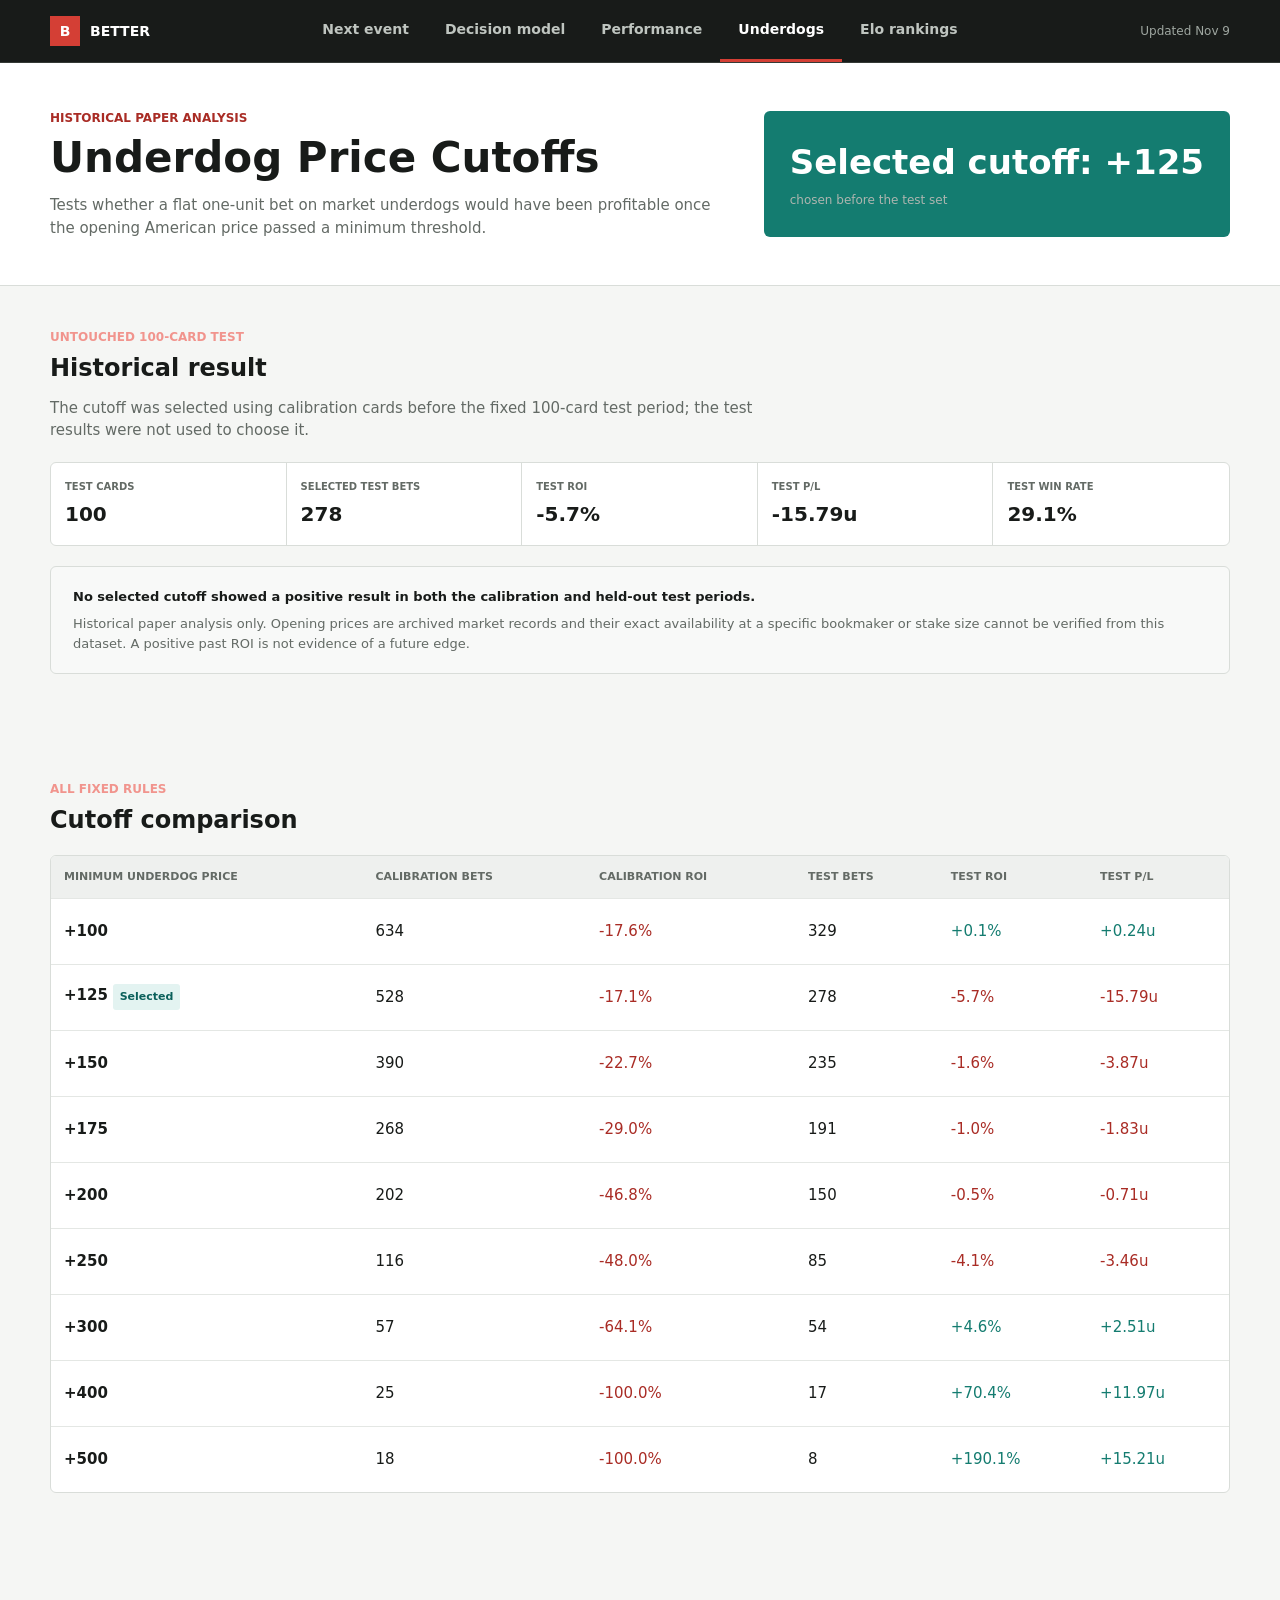
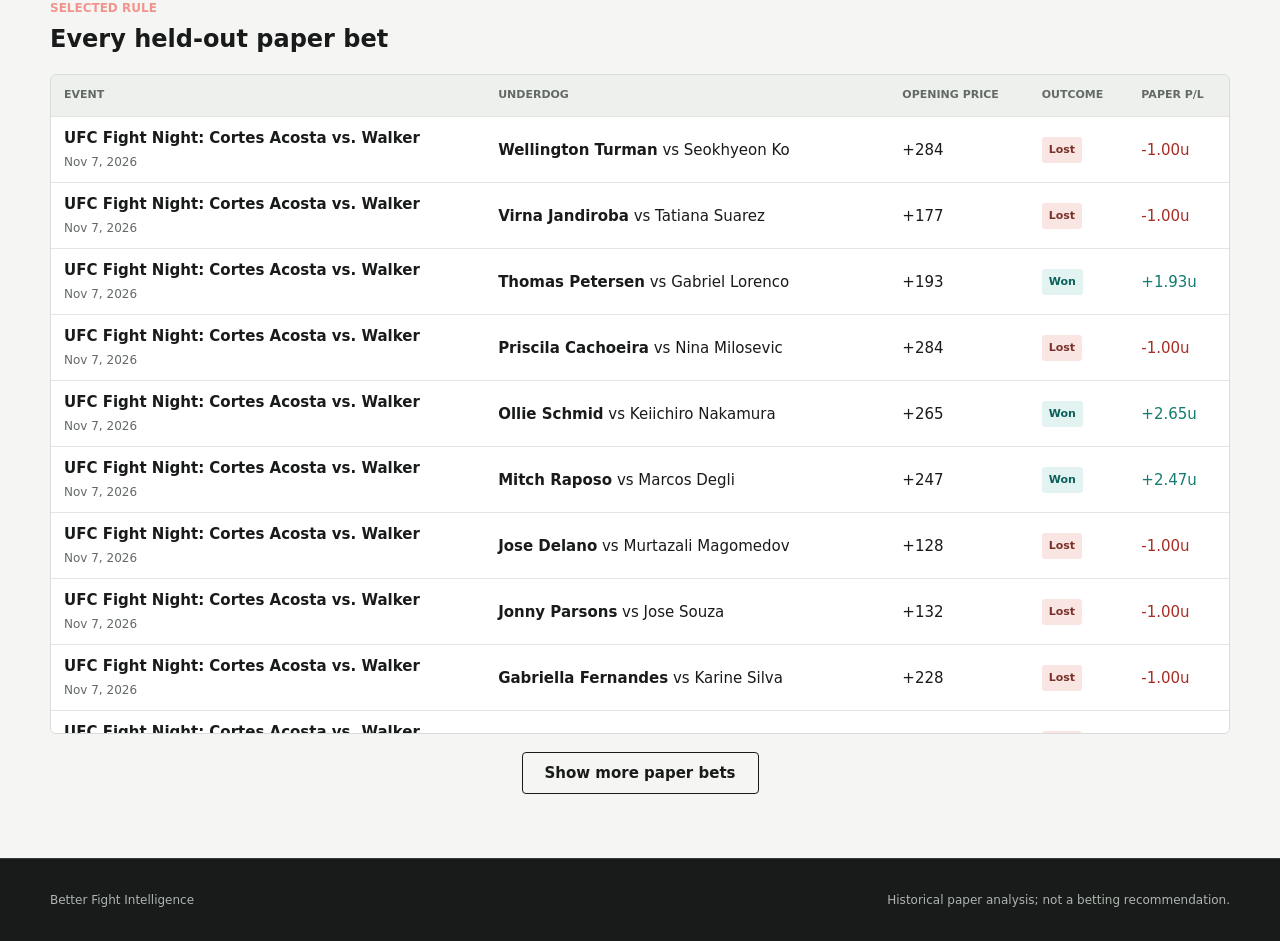
<file: site/underdogs.html>
<!doctype html>
<html lang="en">
<head>
  <meta charset="utf-8">
  <meta name="viewport" content="width=device-width, initial-scale=1">
  <meta name="description" content="Historical paper analysis of UFC market-underdog price cutoffs.">
  <title>Better | Underdog Analysis</title>
  <link rel="stylesheet" href="assets/styles.css?v=8">
  <script defer src="assets/app.js?v=8"></script>
</head>
<body data-page="underdogs">
  <a class="skip-link" href="#main-content">Skip to content</a>
  <header class="site-header"><div class="shell nav-shell">
    <a class="brand" href="index.html" aria-label="Better predictions home"><span class="brand-mark">B</span><span>BETTER</span></a>
    <nav class="primary-nav" aria-label="Primary navigation">
      <a href="index.html">Next event</a><a href="method.html">Decision model</a><a href="performance.html">Performance</a><a class="active" href="underdogs.html">Underdogs</a><a href="rankings.html">Elo rankings</a>
    </nav>
    <span class="data-status" id="generated-status">Loading data</span>
  </div></header>

  <main id="main-content">
    <section class="ranking-intro performance-intro"><div class="shell intro-layout">
      <div><p class="eyebrow dark">Historical paper analysis</p><h1>Underdog Price Cutoffs</h1><p class="intro-copy">Tests whether a flat one-unit bet on market underdogs would have been profitable once the opening American price passed a minimum threshold.</p></div>
      <div class="ranking-stat performance-period"><strong id="underdog-title">--</strong><span>chosen before the test set</span></div>
    </div></section>

    <section class="shell content-section" aria-labelledby="underdog-heading">
      <div class="section-heading"><div><p class="section-kicker">Untouched 100-card test</p><h2 id="underdog-heading">Historical result</h2></div></div>
      <p class="method-performance-copy" id="underdog-copy">Loading cutoff selection…</p>
      <div class="method-metric-grid" id="underdog-metrics"></div>
      <aside class="method-limitations"><strong id="underdog-outcome">Loading result…</strong><p id="underdog-limitations">Loading data caveat…</p></aside>
    </section>

    <section class="shell content-section" aria-labelledby="comparison-heading">
      <div class="section-heading"><div><p class="section-kicker">All fixed rules</p><h2 id="comparison-heading">Cutoff comparison</h2></div></div>
      <div class="ranking-table-wrap"><table class="ranking-table method-history-table"><thead><tr><th>Minimum underdog price</th><th>Calibration bets</th><th>Calibration ROI</th><th>Test bets</th><th>Test ROI</th><th>Test P/L</th></tr></thead><tbody id="underdog-comparison-body"></tbody></table></div>
    </section>

    <section class="shell content-section" aria-labelledby="underdog-bets-heading">
      <div class="section-heading"><div><p class="section-kicker">Selected rule</p><h2 id="underdog-bets-heading">Every held-out paper bet</h2></div></div>
      <div class="ranking-table-wrap method-history-wrap"><table class="ranking-table method-history-table"><thead><tr><th>Event</th><th>Underdog</th><th>Opening price</th><th>Outcome</th><th>Paper P/L</th></tr></thead><tbody id="underdog-bets-body"></tbody></table></div>
      <button class="show-more" id="underdog-bets-more" type="button" hidden>Show more paper bets</button>
    </section>
  </main>
  <footer class="site-footer"><div class="shell footer-layout"><span>Better Fight Intelligence</span><span>Historical paper analysis; not a betting recommendation.</span></div></footer>
</body>
</html>
</file>
<file: site/assets/styles.css>
:root {
  --ink: #181b19;
  --muted: #636a65;
  --paper: #f5f6f4;
  --surface: #ffffff;
  --line: #d9ddd9;
  --line-dark: #353a36;
  --red: #d43f35;
  --red-dark: #a92c25;
  --teal: #147c70;
  --amber: #a8750d;
  --blue: #3e708d;
  --shadow: 0 8px 22px rgba(20, 24, 21, 0.08);
}

* { box-sizing: border-box; }

html { color-scheme: light; }

body {
  margin: 0;
  background: var(--paper);
  color: var(--ink);
  font-family: Inter, ui-sans-serif, system-ui, -apple-system, BlinkMacSystemFont, "Segoe UI", sans-serif;
  font-size: 15px;
  line-height: 1.5;
  letter-spacing: 0;
}

a { color: inherit; }

.shell {
  width: min(1180px, calc(100% - 40px));
  margin: 0 auto;
}

.skip-link {
  position: fixed;
  z-index: 100;
  left: 16px;
  top: -80px;
  padding: 10px 14px;
  background: var(--surface);
  border: 1px solid var(--ink);
}

.skip-link:focus { top: 12px; }

.site-header {
  position: sticky;
  z-index: 20;
  top: 0;
  background: var(--ink);
  color: #fff;
  border-bottom: 1px solid var(--line-dark);
}

.nav-shell {
  min-height: 62px;
  display: grid;
  grid-template-columns: 1fr auto 1fr;
  align-items: center;
  gap: 24px;
}

.brand {
  display: inline-flex;
  align-items: center;
  gap: 10px;
  width: max-content;
  color: #fff;
  text-decoration: none;
  font-size: 14px;
  font-weight: 800;
}

.brand-mark {
  width: 30px;
  height: 30px;
  display: grid;
  place-items: center;
  background: var(--red);
  color: #fff;
  font-weight: 900;
}

.primary-nav { display: flex; align-self: stretch; }

.primary-nav a {
  display: flex;
  align-items: center;
  padding: 0 18px;
  color: #bfc5c0;
  text-decoration: none;
  font-size: 14px;
  font-weight: 650;
  border-bottom: 3px solid transparent;
}

.primary-nav a:hover,
.primary-nav a.active {
  color: #fff;
  border-bottom-color: var(--red);
}

.data-status {
  justify-self: end;
  color: #9fa7a1;
  font-size: 12px;
}

.event-banner {
  position: relative;
  min-height: 292px;
  display: flex;
  align-items: flex-end;
  background: var(--ink) url("arena-octagon.png") center / cover no-repeat;
  color: #fff;
  overflow: hidden;
}

.event-shade {
  position: absolute;
  inset: 0;
  background: rgba(10, 12, 10, 0.58);
}

.event-content {
  position: relative;
  z-index: 1;
  padding-top: 64px;
  padding-bottom: 38px;
}

.eyebrow,
.section-kicker {
  margin: 0 0 8px;
  color: #f1948d;
  font-size: 12px;
  font-weight: 800;
  text-transform: uppercase;
}

.eyebrow.dark { color: var(--red-dark); }

h1, h2, p { letter-spacing: 0; }

h1 {
  max-width: 780px;
  margin: 0;
  font-size: 42px;
  line-height: 1.08;
  font-weight: 780;
}

h2 {
  margin: 0;
  font-size: 24px;
  line-height: 1.2;
}

.event-meta {
  display: flex;
  gap: 22px;
  margin-top: 18px;
  color: #e5e9e5;
  font-size: 14px;
}

.metric-band {
  background: var(--surface);
  border-bottom: 1px solid var(--line);
}

.metric-grid {
  min-height: 82px;
  display: grid;
  grid-template-columns: repeat(4, 1fr);
}

.metric {
  display: flex;
  flex-direction: column;
  justify-content: center;
  padding: 14px 24px;
  border-left: 1px solid var(--line);
}

.metric:last-child { border-right: 1px solid var(--line); }
.metric strong { font-size: 19px; }
.metric-label { color: var(--muted); font-size: 12px; }

.best-bet-band {
  background: #202421;
  color: #fff;
  border-bottom: 4px solid var(--red);
}

.best-bet-layout {
  min-height: 104px;
  display: grid;
  grid-template-columns: minmax(240px, 1fr) 2fr;
  align-items: center;
  gap: 32px;
  padding-top: 18px;
  padding-bottom: 18px;
}

.best-bet-detail {
  display: grid;
  grid-template-columns: repeat(3, minmax(0, 1fr));
  gap: 16px;
}

.best-value { display: flex; flex-direction: column; }
.best-value span { color: #abb3ad; font-size: 12px; }
.best-value strong { font-size: 16px; }

.content-section { padding-top: 42px; padding-bottom: 64px; }

.section-heading {
  display: flex;
  align-items: flex-end;
  justify-content: space-between;
  gap: 24px;
  margin-bottom: 20px;
}

.model-note { color: var(--muted); font-size: 12px; }
.model-selector { width: min(240px, 100%); }

.fight-table-head,
.fight-row {
  display: grid;
  grid-template-columns: minmax(250px, 2fr) minmax(210px, 1.45fr) minmax(150px, 1.1fr) minmax(120px, 0.9fr) 88px;
  gap: 18px;
  align-items: center;
}

.fight-table-head {
  min-height: 38px;
  padding: 0 18px;
  color: var(--muted);
  font-size: 11px;
  font-weight: 750;
  text-transform: uppercase;
}

.fight-list { display: grid; gap: 8px; }

.fight-row {
  min-height: 102px;
  padding: 16px 18px;
  background: var(--surface);
  border: 1px solid var(--line);
  border-left: 4px solid transparent;
  border-radius: 6px;
  box-shadow: 0 2px 7px rgba(20, 24, 21, 0.03);
}

.fight-row.value-row { border-left-color: var(--teal); }
.fight-row:hover { box-shadow: var(--shadow); }

.matchup { min-width: 0; }
.matchup strong { display: block; font-size: 15px; }
.matchup .versus { color: #8a918c; font-size: 12px; }
.weight-class { margin-top: 5px; color: var(--muted); font-size: 12px; }

.probability-labels {
  display: flex;
  justify-content: space-between;
  gap: 10px;
  font-size: 12px;
  font-weight: 700;
}

.probability-track {
  width: 100%;
  height: 8px;
  display: flex;
  margin-top: 8px;
  overflow: hidden;
  background: #e8ebe8;
  border-radius: 3px;
}

.probability-red { background: var(--red); }
.probability-blue { background: var(--blue); }

.pick-name { display: block; font-weight: 750; }
.pick-meta, .market-meta { color: var(--muted); font-size: 12px; }
.market-source { color: #7b827d; font-size: 10px; }
.market-lines { display: grid; gap: 3px; }

.call-badge {
  min-width: 68px;
  display: inline-flex;
  justify-content: center;
  padding: 6px 8px;
  border: 1px solid var(--line);
  border-radius: 4px;
  color: var(--muted);
  background: #f3f5f3;
  font-size: 11px;
  font-weight: 800;
  text-transform: uppercase;
}

.call-signal { color: #fff; background: var(--teal); border-color: var(--teal); }
.call-paper { color: #fff; background: var(--blue); border-color: var(--blue); }
.call-experimental { color: #6b4a06; background: #fff3cd; border-color: #d7b765; }
.call-compare { color: #315c73; background: #e8f1f5; border-color: #a8c3d1; }
.call-lean { color: #fff; background: var(--amber); border-color: var(--amber); }
.call-pass { color: #fff; background: #747b76; border-color: #747b76; }

.ranking-intro {
  background: var(--surface);
  border-bottom: 1px solid var(--line);
}

.intro-layout {
  min-height: 222px;
  display: grid;
  grid-template-columns: 1fr auto;
  align-items: center;
  gap: 48px;
}

.ranking-intro h1 { color: var(--ink); }
.intro-copy { max-width: 650px; margin: 14px 0 0; color: var(--muted); }

.ranking-stat {
  min-width: 190px;
  padding: 26px;
  background: var(--ink);
  color: #fff;
  border-radius: 6px;
}

.ranking-stat strong { display: block; font-size: 34px; }
.ranking-stat span { color: #adb5af; font-size: 12px; }

.ranking-controls {
  display: grid;
  grid-template-columns: minmax(220px, 1.2fr) minmax(190px, 0.8fr) auto auto;
  gap: 14px;
  align-items: end;
  margin-bottom: 18px;
  padding: 16px;
  background: #e9ece9;
  border: 1px solid var(--line);
  border-radius: 6px;
}

.search-field,
.select-field { display: grid; gap: 5px; color: var(--muted); font-size: 11px; font-weight: 700; }

input[type="search"], select {
  width: 100%;
  height: 40px;
  padding: 0 11px;
  border: 1px solid #bac0bb;
  border-radius: 4px;
  background: #fff;
  color: var(--ink);
  font: inherit;
}

.active-toggle {
  min-height: 40px;
  display: inline-flex;
  align-items: center;
  gap: 8px;
  color: #343935;
  font-size: 13px;
}

.active-toggle input { width: 17px; height: 17px; accent-color: var(--teal); }
.result-count { align-self: center; color: var(--muted); font-size: 12px; text-align: right; }

.ranking-table-wrap { overflow-x: auto; border: 1px solid var(--line); border-radius: 6px; background: #fff; }
.ranking-table { width: 100%; min-width: 900px; border-collapse: collapse; }
.ranking-table th { height: 42px; padding: 0 13px; background: #eef0ee; color: var(--muted); font-size: 11px; text-align: left; text-transform: uppercase; }
.ranking-table td { height: 58px; padding: 8px 13px; border-top: 1px solid #e4e7e4; vertical-align: middle; }
.ranking-table tbody tr:hover { background: #f7f8f7; }
.rank-number { color: var(--muted); font-variant-numeric: tabular-nums; }
.fighter-name { font-weight: 750; }
.elo-score { font-size: 17px; font-weight: 800; font-variant-numeric: tabular-nums; }
.positive { color: var(--teal); }
.negative { color: var(--red-dark); }
.neutral { color: var(--muted); }

.performance-intro .intro-copy { max-width: 720px; }
.performance-period { background: var(--teal); }
.performance-table-wrap { overflow-x: auto; border: 1px solid var(--line); border-radius: 6px; background: #fff; }
.performance-table { width: 100%; min-width: 760px; border-collapse: collapse; font-variant-numeric: tabular-nums; }
.performance-table th { height: 42px; padding: 0 15px; background: #eef0ee; color: var(--muted); font-size: 11px; text-align: left; text-transform: uppercase; }
.performance-table td { height: 58px; padding: 9px 15px; border-top: 1px solid #e4e7e4; }
.performance-table tbody tr:hover { background: #f7f8f7; }
.event-name-cell { width: 44%; font-weight: 730; }
.accuracy-score { color: var(--teal); font-weight: 800; }
.event-detail-trigger { padding: 0; border: 0; background: transparent; color: var(--ink); font: inherit; font-weight: 730; text-align: left; cursor: pointer; }
.event-detail-trigger:hover { color: var(--red-dark); text-decoration: underline; }
.event-detail-dialog { width: min(660px, calc(100% - 28px)); max-height: min(760px, calc(100dvh - 28px)); padding: 0; border: 1px solid var(--line-dark); border-radius: 6px; color: var(--ink); background: var(--surface); box-shadow: 0 18px 60px rgba(0, 0, 0, 0.28); }
.event-detail-dialog::backdrop { background: rgba(12, 15, 13, 0.64); }
.event-detail-header { display: flex; align-items: flex-start; justify-content: space-between; gap: 16px; padding: 24px 24px 16px; border-bottom: 1px solid var(--line); }
.event-detail-header h2 { font-size: 22px; }
.dialog-close { width: 34px; height: 34px; display: grid; place-items: center; flex: 0 0 auto; border: 1px solid var(--line); border-radius: 4px; background: var(--surface); color: var(--ink); font-size: 25px; line-height: 1; cursor: pointer; }
.dialog-close:hover { background: var(--ink); color: #fff; }
.event-detail-summary { margin: 16px 24px; color: var(--muted); }
.incorrect-fight-list { max-height: 500px; overflow-y: auto; padding: 0 24px 24px; }
.incorrect-fight { display: flex; justify-content: space-between; gap: 16px; padding: 14px 0; border-top: 1px solid var(--line); }
.incorrect-fight:first-child { border-top: 0; }
.incorrect-fight strong { display: block; }
.incorrect-fight strong span { color: var(--muted); font-size: 12px; font-weight: 500; }
.incorrect-actual { display: block; margin-top: 4px; color: var(--red-dark); font-size: 12px; }
.incorrect-pick { min-width: 130px; display: flex; flex-direction: column; align-items: flex-end; color: var(--muted); font-size: 12px; text-align: right; }
.incorrect-pick strong { color: var(--ink); font-size: 15px; }
.no-incorrect-picks { margin: 0; padding: 16px 0; color: var(--teal); font-weight: 700; }

.form { display: flex; gap: 4px; }
.form-mark { width: 23px; height: 23px; display: grid; place-items: center; border-radius: 3px; color: #fff; font-size: 9px; font-weight: 850; }
.form-w { background: var(--teal); }
.form-l { background: var(--red); }
.form-d { background: var(--amber); }
.form-nc { background: #707772; }

.show-more {
  height: 42px;
  display: block;
  margin: 18px auto 0;
  padding: 0 22px;
  border: 1px solid var(--ink);
  border-radius: 4px;
  background: transparent;
  color: var(--ink);
  font: inherit;
  font-weight: 750;
  cursor: pointer;
}

.show-more:hover { background: var(--ink); color: #fff; }
.show-more[hidden] { display: none; }

.site-footer {
  background: var(--ink);
  color: #aeb5b0;
  border-top: 1px solid var(--line-dark);
}

.footer-layout {
  min-height: 82px;
  display: flex;
  justify-content: space-between;
  align-items: center;
  gap: 30px;
  font-size: 12px;
}

.error-state { padding: 26px; background: #fff; border: 1px solid #e0aaa5; color: var(--red-dark); border-radius: 6px; }
.mobile-label { display: none; }

.method-intro { background: #f2f5f2; }
.method-stat { background: var(--red-dark); }
.method-section { max-width: 860px; }
.method-controls { display: grid; grid-template-columns: minmax(260px, 1fr) 1fr; gap: 18px; align-items: end; padding: 18px; border: 1px solid var(--line); border-radius: 6px; background: #e9ece9; }
.method-context { min-height: 40px; display: flex; align-items: center; color: var(--muted); font-size: 13px; }
.method-result { margin-top: 22px; padding: 30px; border: 1px solid var(--line); border-radius: 6px; background: #fff; }
.method-result h2 { margin: 5px 0 6px; font-size: 28px; }
.method-result h2 span { color: var(--muted); font-size: 17px; font-weight: 500; }
.method-pick { margin: 0 0 26px; color: var(--muted); }
.method-pick strong { color: var(--ink); }
.method-bars { display: grid; gap: 18px; }
.method-bar-label { display: flex; justify-content: space-between; gap: 16px; margin-bottom: 7px; color: var(--ink); font-size: 14px; }
.method-bar-label strong { font-variant-numeric: tabular-nums; }
.method-bar-track { height: 14px; overflow: hidden; background: #e6eae6; border-radius: 3px; }
.method-bar { display: block; height: 100%; min-width: 2px; border-radius: 3px; }
.method-ko_tko { background: var(--red); }
.method-submission { background: var(--teal); }
.method-decision { background: var(--blue); }
.method-not_decision { background: var(--red); }
.method-nc { background: #737a75; }
.method-warning { margin: 24px 0 0; padding: 11px 13px; border-left: 3px solid var(--amber); color: #654b13; background: #fff7df; font-size: 13px; }
.method-limitations { margin-top: 20px; padding: 20px 22px; border: 1px solid var(--line); border-radius: 6px; color: var(--muted); background: #f8f9f8; font-size: 13px; }
.method-limitations strong { color: var(--ink); }
.method-limitations p { margin: 8px 0 0; }
.method-performance { margin-top: 44px; }
.method-performance-copy { max-width: 720px; margin: -6px 0 20px; color: var(--muted); }
.method-metric-grid { display: grid; grid-template-columns: repeat(5, 1fr); margin-bottom: 20px; border: 1px solid var(--line); border-radius: 6px; overflow: hidden; background: #fff; }
.method-metric { min-height: 82px; display: grid; align-content: center; gap: 5px; padding: 12px 14px; border-right: 1px solid var(--line); }
.method-metric:last-child { border-right: 0; }
.method-metric span { color: var(--muted); font-size: 10px; font-weight: 750; text-transform: uppercase; }
.method-metric strong { font-size: 20px; font-variant-numeric: tabular-nums; }
.method-history-wrap { max-height: 660px; overflow: auto; }
.method-history-table { min-width: 960px; }
.method-history-table td { height: 66px; }
.method-forecast { color: var(--muted); font-size: 12px; white-space: nowrap; }
.method-outcome { display: inline-flex; padding: 5px 7px; border-radius: 3px; font-size: 11px; font-weight: 800; white-space: nowrap; }
.actual-ko_tko { color: #8e2018; background: #fde8e6; }
.actual-submission { color: #0b605b; background: #e3f3f1; }
.actual-decision { color: #315c73; background: #e8f1f5; }
.actual-not_decision { color: #8e2018; background: #fde8e6; }
.actual-nc { color: #4a514d; background: #e8ebe8; }
.method-correct { color: #0b605b; background: #e3f3f1; }
.method-miss { color: #7a312a; background: #f9e6e3; }

@media (max-width: 900px) {
  .nav-shell { grid-template-columns: auto 1fr; }
  .data-status { display: none; }
  .primary-nav { justify-self: end; }
  .fight-table-head { display: none; }
  .fight-row { grid-template-columns: 1fr 1fr; gap: 18px 24px; }
  .matchup { grid-column: 1 / -1; }
  .mobile-label { display: block; margin-bottom: 4px; color: var(--muted); font-size: 10px; font-weight: 750; text-transform: uppercase; }
  .ranking-controls { grid-template-columns: 1fr 1fr; }
}

@media (max-width: 640px) {
  .shell { width: min(100% - 24px, 1180px); }
  .site-header { position: static; }
  .nav-shell { min-height: 108px; grid-template-columns: 1fr; gap: 0; padding-top: 12px; }
  .brand { justify-self: center; }
  .primary-nav { width: 100%; justify-self: stretch; justify-content: center; }
  .primary-nav a { min-height: 55px; padding: 0 14px; }
  .event-banner { min-height: 250px; background-position: 62% center; }
  .event-content { padding-top: 40px; padding-bottom: 28px; }
  h1 { font-size: 31px; }
  h2 { font-size: 21px; }
  .event-meta { flex-direction: column; gap: 3px; margin-top: 14px; }
  .metric-grid { grid-template-columns: 1fr 1fr; }
  .metric { min-height: 72px; border-bottom: 1px solid var(--line); }
  .metric:nth-child(2) { border-right: 1px solid var(--line); }
  .best-bet-layout { grid-template-columns: 1fr; gap: 14px; }
  .best-bet-detail { grid-template-columns: 1fr 1fr; }
  .best-bet-detail .best-value:last-child { grid-column: 1 / -1; }
  .section-heading { align-items: flex-start; flex-direction: column; gap: 8px; }
  .content-section { padding-top: 30px; padding-bottom: 44px; }
  .fight-row { grid-template-columns: 1fr 1fr; }
  .matchup,
  .fight-row > div:nth-child(2) { grid-column: 1 / -1; }
  .intro-layout { min-height: auto; grid-template-columns: 1fr; gap: 24px; padding-top: 38px; padding-bottom: 30px; }
  .ranking-stat { min-width: 0; padding: 18px; }
  .ranking-controls { grid-template-columns: 1fr; }
  .method-controls { grid-template-columns: 1fr; }
  .method-metric-grid { grid-template-columns: 1fr 1fr; }
  .method-metric:nth-child(2n) { border-right: 0; }
  .result-count { text-align: left; }
  .event-detail-header { padding: 20px 18px 14px; }
  .event-detail-summary { margin: 14px 18px; }
  .incorrect-fight-list { max-height: 480px; padding: 0 18px 18px; }
  .incorrect-fight { flex-direction: column; gap: 8px; }
  .incorrect-pick { align-items: flex-start; text-align: left; }
  .footer-layout { min-height: 100px; align-items: flex-start; justify-content: center; flex-direction: column; gap: 4px; padding-top: 22px; padding-bottom: 22px; }
}
</file>
